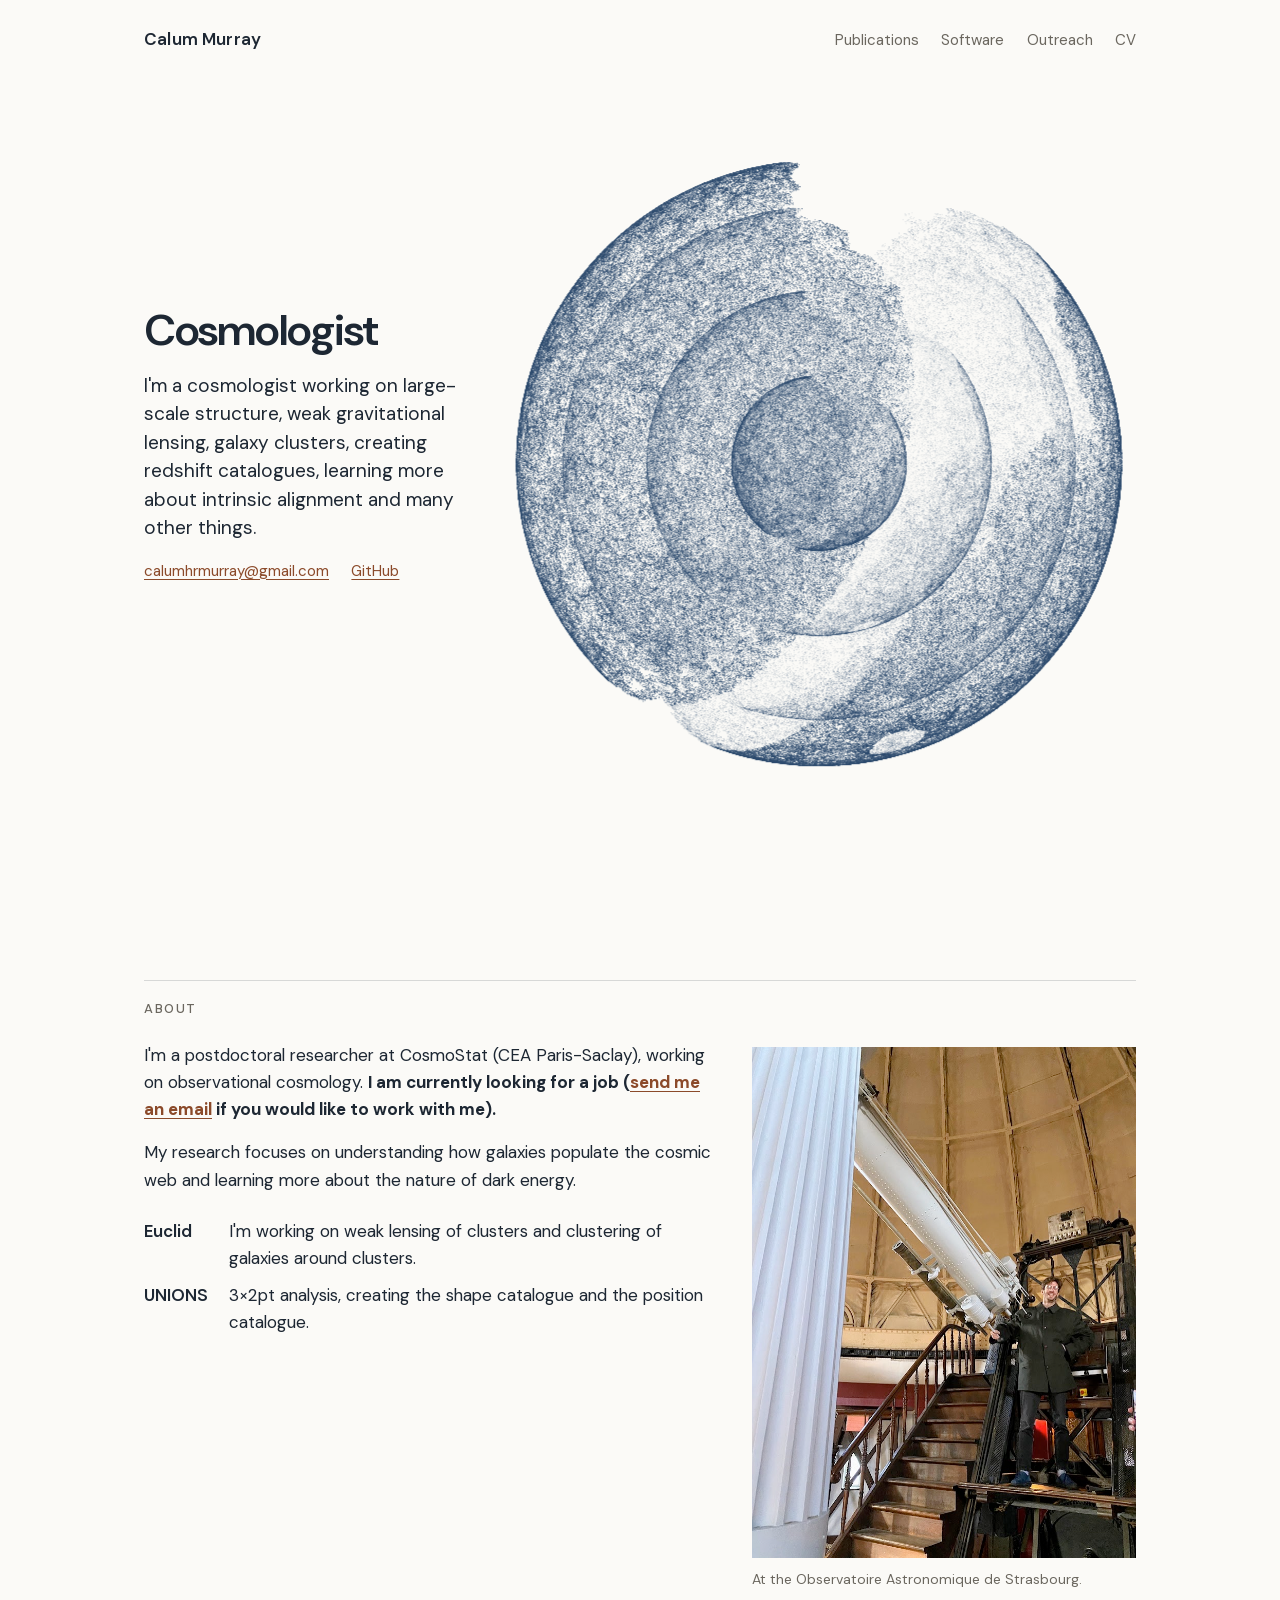
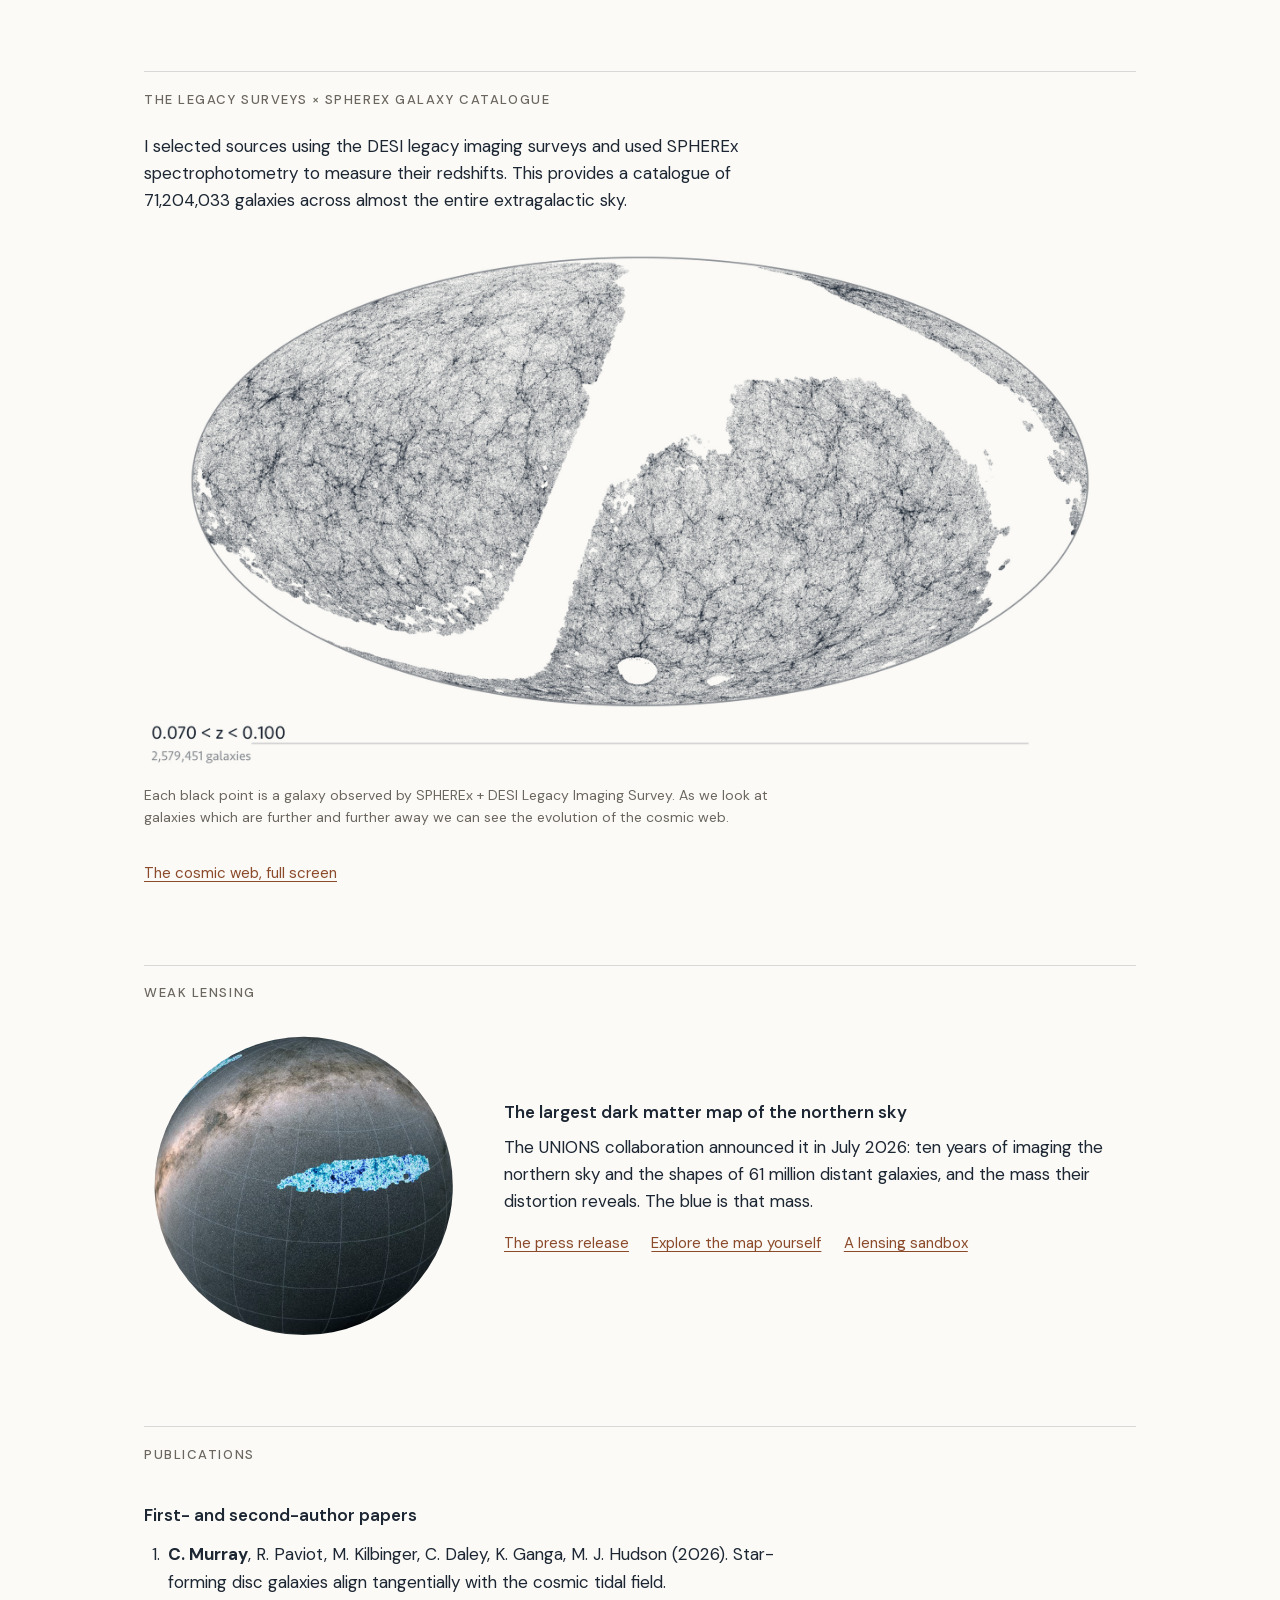
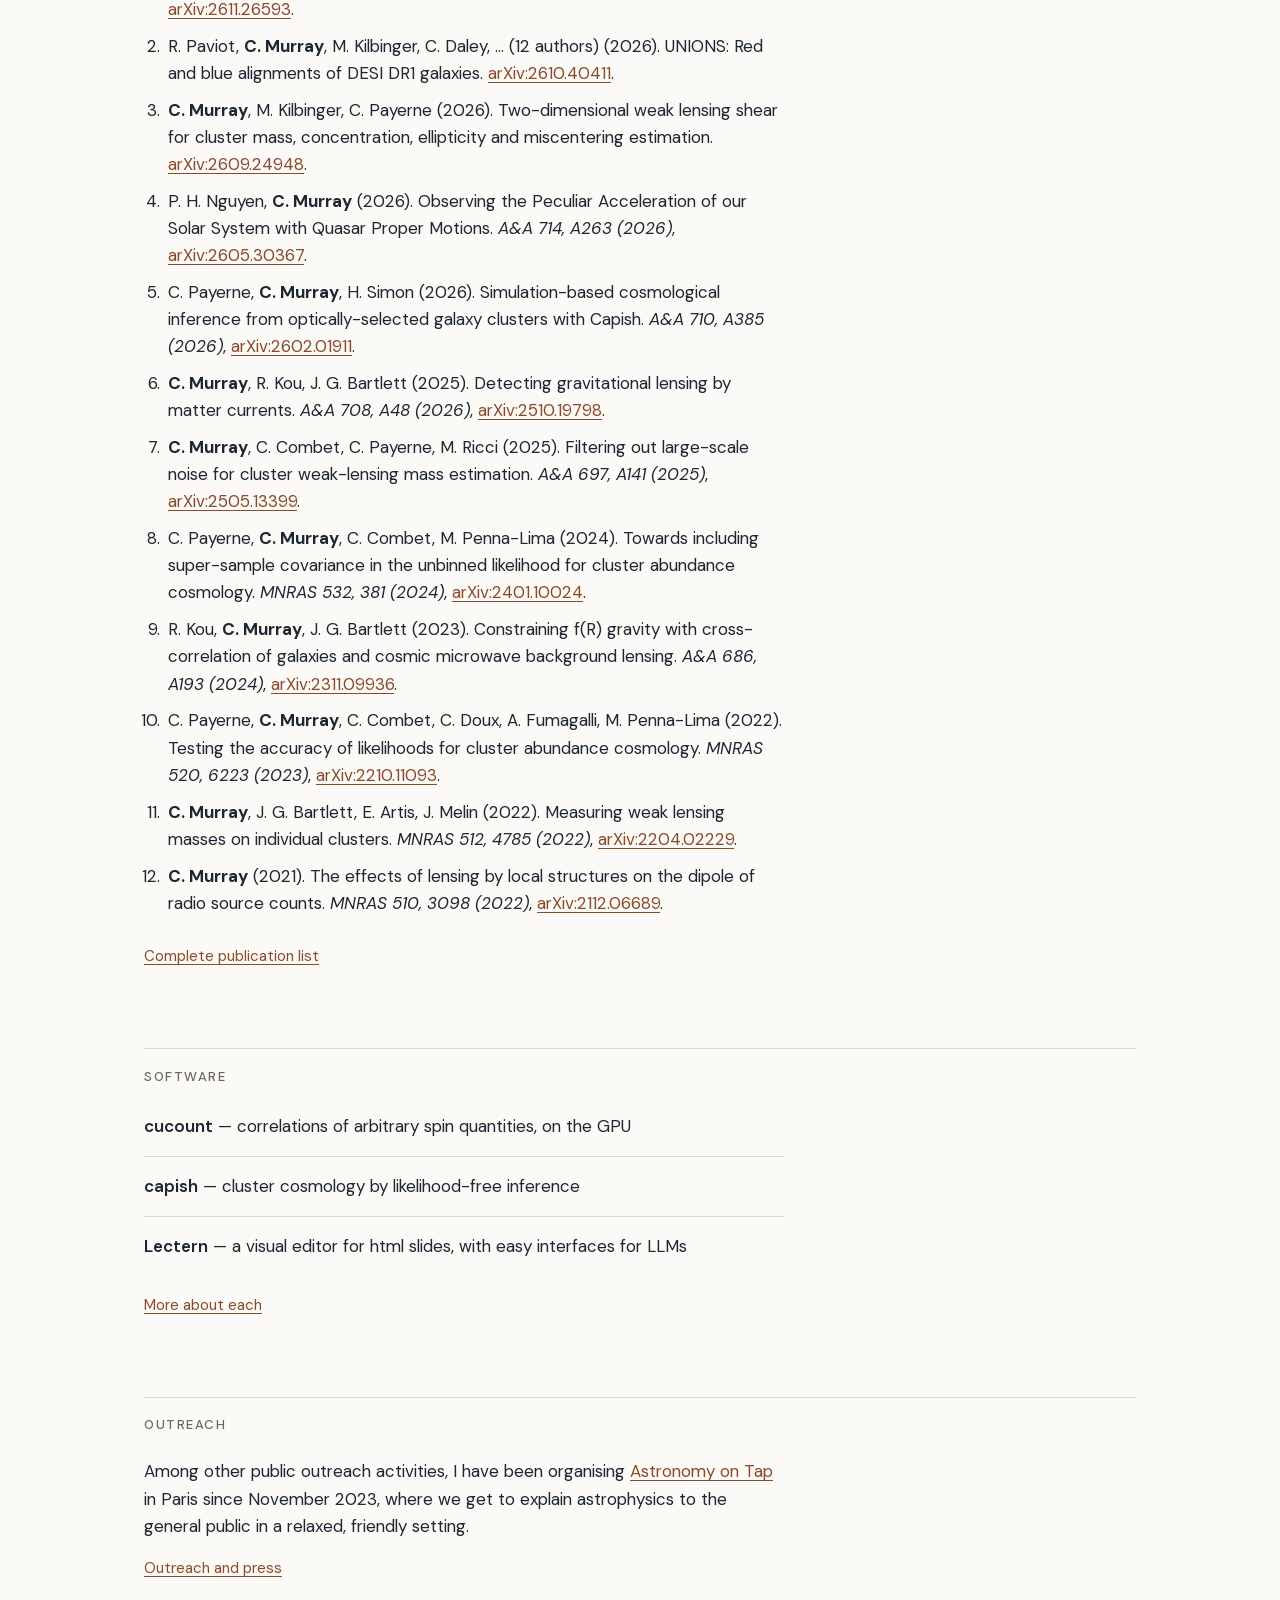
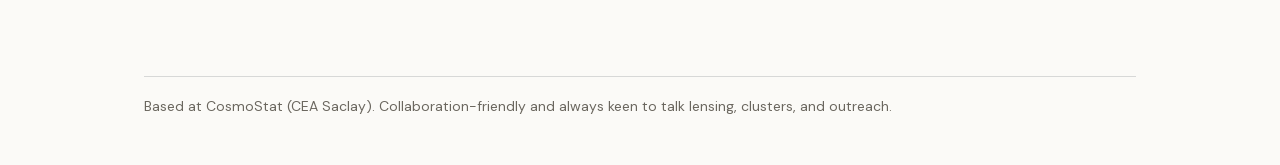
<file: index.html>
<!DOCTYPE html>
<html lang="en">
<head>
  <meta charset="UTF-8" />
  <meta name="viewport" content="width=device-width, initial-scale=1.0" />
  <title>Calum Murray | Cosmology, Weak Lensing &amp; Galaxy Clusters</title>
  <meta
    name="description"
    content="Calum Murray is a cosmologist at CosmoStat, CEA Saclay, working on weak gravitational lensing, galaxy clusters, intrinsic alignments, redshift catalogues with SPHEREx, Euclid, DESC and UNIONS."
  />
  <meta name="author" content="Calum Murray" />
  <meta name="robots" content="index, follow" />
  <link rel="canonical" href="https://calumhrmurray.github.io/" />
  <meta property="og:type" content="profile" />
  <meta property="og:site_name" content="Calum Murray" />
  <meta property="og:title" content="Calum Murray | Cosmology, Weak Lensing &amp; Galaxy Clusters" />
  <meta
    property="og:description"
    content="Cosmologist working on weak gravitational lensing, galaxy clusters, intrinsic alignments, redshift catalogues with SPHEREx, Euclid, DESC and UNIONS."
  />
  <meta property="og:url" content="https://calumhrmurray.github.io/" />
  <meta property="og:image" content="https://calumhrmurray.github.io/assets/spherex/allsky_redshift_loop_poster.jpg" />
  <meta name="twitter:card" content="summary_large_image" />
  <meta name="twitter:title" content="Calum Murray | Cosmology, Weak Lensing &amp; Galaxy Clusters" />
  <meta
    name="twitter:description"
    content="Cosmologist working on weak gravitational lensing, galaxy clusters, intrinsic alignments, redshift catalogues with SPHEREx, Euclid, DESC and UNIONS."
  />
  <meta name="twitter:image" content="https://calumhrmurray.github.io/assets/spherex/allsky_redshift_loop_poster.jpg" />
  <link rel="icon" href="favicon.svg" type="image/svg+xml" />
  <link rel="stylesheet" href="styles.css" />
  <script type="application/ld+json">
    {
      "@context": "https://schema.org",
      "@type": "Person",
      "name": "Calum Murray",
      "url": "https://calumhrmurray.github.io/",
      "jobTitle": "Cosmologist",
      "email": "mailto:calumhrmurray@gmail.com",
      "affiliation": {
        "@type": "Organization",
        "name": "CosmoStat, CEA Saclay",
        "url": "https://www.cosmostat.org/"
      },
      "description": "Calum Murray is a cosmologist working on weak gravitational lensing, galaxy clusters, intrinsic alignments and modified gravity.",
      "knowsAbout": [
        "Cosmology",
        "Weak gravitational lensing",
        "Galaxy clusters",
        "Intrinsic alignments",
        "Modified gravity",
        "Euclid",
        "LSST DESC",
        "UNIONS",
        "SPHEREx"
      ],
      "sameAs": [
        "https://www.cosmostat.org/people/calum-murray",
        "https://github.com/calumhrmurray"
      ]
    }
  </script>
</head>
<body>
  <div class="hero">
    <header class="top">
      <a class="name" href="index.html" aria-current="page">Calum Murray</a>
      <nav aria-label="Site">
        <a href="publications.html">Publications</a>
        <a href="software.html">Software</a>
        <a href="outreach.html">Outreach</a>
        <a href="cv.pdf">CV</a>
      </nav>
    </header>
    <figure class="onpaper shells">
      <img src="assets/spherex/shells_poster.jpg" width="1920" height="1080"
           alt="Nested shells of galaxies, one inside the other, turning slowly: the nearer galaxies at the centre, the more distant ones in the outer shells." />
      <canvas hidden role="img"
              aria-label="Nested shells of galaxies, one inside the other, turning slowly: the nearer galaxies at the centre, the more distant ones in the outer shells."></canvas>
    </figure>
    <div class="hero-body">
      <div>
        <h1>Cosmologist</h1>
        <p class="lede">I'm a cosmologist working on large-scale structure, weak gravitational lensing, galaxy clusters, creating redshift catalogues, learning more about intrinsic alignment and many other things.</p>
        <p class="links">
          <a href="mailto:calumhrmurray@gmail.com">calumhrmurray@gmail.com</a>
          <a href="https://github.com/calumhrmurray">GitHub</a>
        </p>
      </div>
    </div>
  </div>

  <main class="page">
    <h2 id="about">About</h2>
    <div class="beside">
      <div>
        <p>I'm a postdoctoral researcher at CosmoStat (CEA Paris-Saclay), working on observational cosmology. <strong>I am currently looking for a job (<a href="mailto:calumhrmurray@gmail.com">send me an email</a> if you would like to work with me).</strong></p>
        <p>My research focuses on understanding how galaxies populate the cosmic web and learning more about the nature of dark energy.</p>
        <dl class="roles">
          <dt>Euclid</dt>
          <dd>I'm working on weak lensing of clusters and clustering of galaxies around clusters.</dd>
          <dt>UNIONS</dt>
          <dd>3×2pt analysis, creating the shape catalogue and the position catalogue.</dd>
        </dl>
      </div>
      <figure>
        <img src="assets/calum_strasbourg.jpg" width="747" height="995" loading="lazy"
             alt="Standing beside a historic telescope inside an observatory dome." />
        <figcaption>At the Observatoire Astronomique de Strasbourg.</figcaption>
      </figure>
    </div>

    <h2 id="spherex">The Legacy Surveys × SPHEREx Galaxy Catalogue</h2>
    <p>I selected sources using the DESI legacy imaging surveys and used SPHEREx spectrophotometry to measure their redshifts. This provides a catalogue of 71,204,033 galaxies across almost the entire extragalactic sky.</p>
    <figure class="onpaper tight">
      <div class="ink"><video muted loop playsinline preload="none" width="2256" height="1200"
             poster="assets/spherex/allsky_redshift_loop_poster.jpg"
             aria-label="A Mollweide map of the whole sky, filled with galaxies from the SPHEREx catalogue. As redshift increases from 0.07 to 0.25 and back, the pattern of filaments and voids drifts and changes.">
        <source src="assets/spherex/allsky_redshift_loop.mp4" type="video/mp4" />
      </video></div>
      <figcaption>Each black point is a galaxy observed by SPHEREx + DESI Legacy Imaging Survey. As we look at galaxies which are further and further away we can see the evolution of the cosmic web.</figcaption>
    </figure>
    <p class="links"><a href="spherex-sky.html">The cosmic web, full screen</a></p>

    <h2 id="lensing">Weak lensing</h2>
    <div class="pair">
      <figure class="globe">
        <video muted loop playsinline preload="none" width="900" height="900"
               poster="assets/unions/unions_globe_poster.jpg"
               aria-label="A rotating globe of the sky. The UNIONS survey footprint glows blue where weak gravitational lensing traces the mass between us and distant galaxies.">
          <source src="assets/unions/unions_globe.mp4" type="video/mp4" />
        </video>
      </figure>
      <div>
        <h3>The largest dark matter map of the northern sky</h3>
        <p>The UNIONS collaboration announced it in July 2026: ten years of imaging the northern sky and the shapes of 61 million distant galaxies, and the mass their distortion reveals. The blue is that mass.</p>
        <p class="links">
          <a href="press-releases.html">The press release</a>
          <a href="unions_map.html">Explore the map yourself</a>
          <a href="weak_lens.html">A lensing sandbox</a>
        </p>
      </div>
    </div>

    <h2 id="publications">Publications</h2>
    <div class="text">
      <h3>First- and second-author papers</h3>
      <ol class="refs" start="1">
        <li><strong>C. Murray</strong>, R. Paviot, M. Kilbinger, C. Daley, K. Ganga, M. J. Hudson (2026). Star-forming disc galaxies align tangentially with the cosmic tidal field. <a href="https://arxiv.org/abs/2611.26593">arXiv:2611.26593</a>.</li>
        <li>R. Paviot, <strong>C. Murray</strong>, M. Kilbinger, C. Daley, … (12 authors) (2026). UNIONS: Red and blue alignments of DESI DR1 galaxies. <a href="https://arxiv.org/abs/2610.40411">arXiv:2610.40411</a>.</li>
        <li><strong>C. Murray</strong>, M. Kilbinger, C. Payerne (2026). Two-dimensional weak lensing shear for cluster mass, concentration, ellipticity and miscentering estimation. <a href="https://arxiv.org/abs/2609.24948">arXiv:2609.24948</a>.</li>
        <li>P. H. Nguyen, <strong>C. Murray</strong> (2026). Observing the Peculiar Acceleration of our Solar System with Quasar Proper Motions. <em>A&amp;A 714, A263 (2026)</em>, <a href="https://arxiv.org/abs/2605.30367">arXiv:2605.30367</a>.</li>
        <li>C. Payerne, <strong>C. Murray</strong>, H. Simon (2026). Simulation-based cosmological inference from optically-selected galaxy clusters with Capish. <em>A&amp;A 710, A385 (2026)</em>, <a href="https://arxiv.org/abs/2602.01911">arXiv:2602.01911</a>.</li>
        <li><strong>C. Murray</strong>, R. Kou, J. G. Bartlett (2025). Detecting gravitational lensing by matter currents. <em>A&amp;A 708, A48 (2026)</em>, <a href="https://arxiv.org/abs/2510.19798">arXiv:2510.19798</a>.</li>
        <li><strong>C. Murray</strong>, C. Combet, C. Payerne, M. Ricci (2025). Filtering out large-scale noise for cluster weak-lensing mass estimation. <em>A&amp;A 697, A141 (2025)</em>, <a href="https://arxiv.org/abs/2505.13399">arXiv:2505.13399</a>.</li>
        <li>C. Payerne, <strong>C. Murray</strong>, C. Combet, M. Penna-Lima (2024). Towards including super-sample covariance in the unbinned likelihood for cluster abundance cosmology. <em>MNRAS 532, 381 (2024)</em>, <a href="https://arxiv.org/abs/2401.10024">arXiv:2401.10024</a>.</li>
        <li>R. Kou, <strong>C. Murray</strong>, J. G. Bartlett (2023). Constraining f(R) gravity with cross-correlation of galaxies and cosmic microwave background lensing. <em>A&amp;A 686, A193 (2024)</em>, <a href="https://arxiv.org/abs/2311.09936">arXiv:2311.09936</a>.</li>
        <li>C. Payerne, <strong>C. Murray</strong>, C. Combet, C. Doux, A. Fumagalli, M. Penna-Lima (2022). Testing the accuracy of likelihoods for cluster abundance cosmology. <em>MNRAS 520, 6223 (2023)</em>, <a href="https://arxiv.org/abs/2210.11093">arXiv:2210.11093</a>.</li>
        <li><strong>C. Murray</strong>, J. G. Bartlett, E. Artis, J. Melin (2022). Measuring weak lensing masses on individual clusters. <em>MNRAS 512, 4785 (2022)</em>, <a href="https://arxiv.org/abs/2204.02229">arXiv:2204.02229</a>.</li>
        <li><strong>C. Murray</strong> (2021). The effects of lensing by local structures on the dipole of radio source counts. <em>MNRAS 510, 3098 (2022)</em>, <a href="https://arxiv.org/abs/2112.06689">arXiv:2112.06689</a>.</li>
      </ol>
      <p class="links" style="margin-top:1.4rem"><a href="publications.html">Complete publication list</a></p>
    </div>

    <h2 id="software">Software</h2>
    <ul class="entries">
      <li><strong>cucount</strong> — correlations of arbitrary spin quantities, on the GPU</li>
      <li><strong>capish</strong> — cluster cosmology by likelihood-free inference</li>
      <li><strong>Lectern</strong> — a visual editor for html slides, with easy interfaces for LLMs</li>
    </ul>
    <p class="links" style="margin-top:1rem"><a href="software.html">More about each</a></p>

    <h2 id="outreach">Outreach</h2>
    <p>Among other public outreach activities, I have been organising <a href="https://astronomyontap.org/">Astronomy on Tap</a> in Paris since November 2023, where we get to explain astrophysics to the general public in a relaxed, friendly setting.</p>
    <p class="links"><a href="outreach.html">Outreach and press</a></p>
  </main>

  <footer>
    <p>Based at CosmoStat (CEA Saclay). Collaboration-friendly and always keen to talk lensing, clusters, and outreach.</p>
  </footer>

  <div id="lb" hidden role="dialog" aria-modal="true" aria-label="Enlarged figure"><button aria-label="Close">×</button><p></p></div>
  <script src="site.js"></script>
  <script src="shells.js"></script>
</body>
</html>
</file>
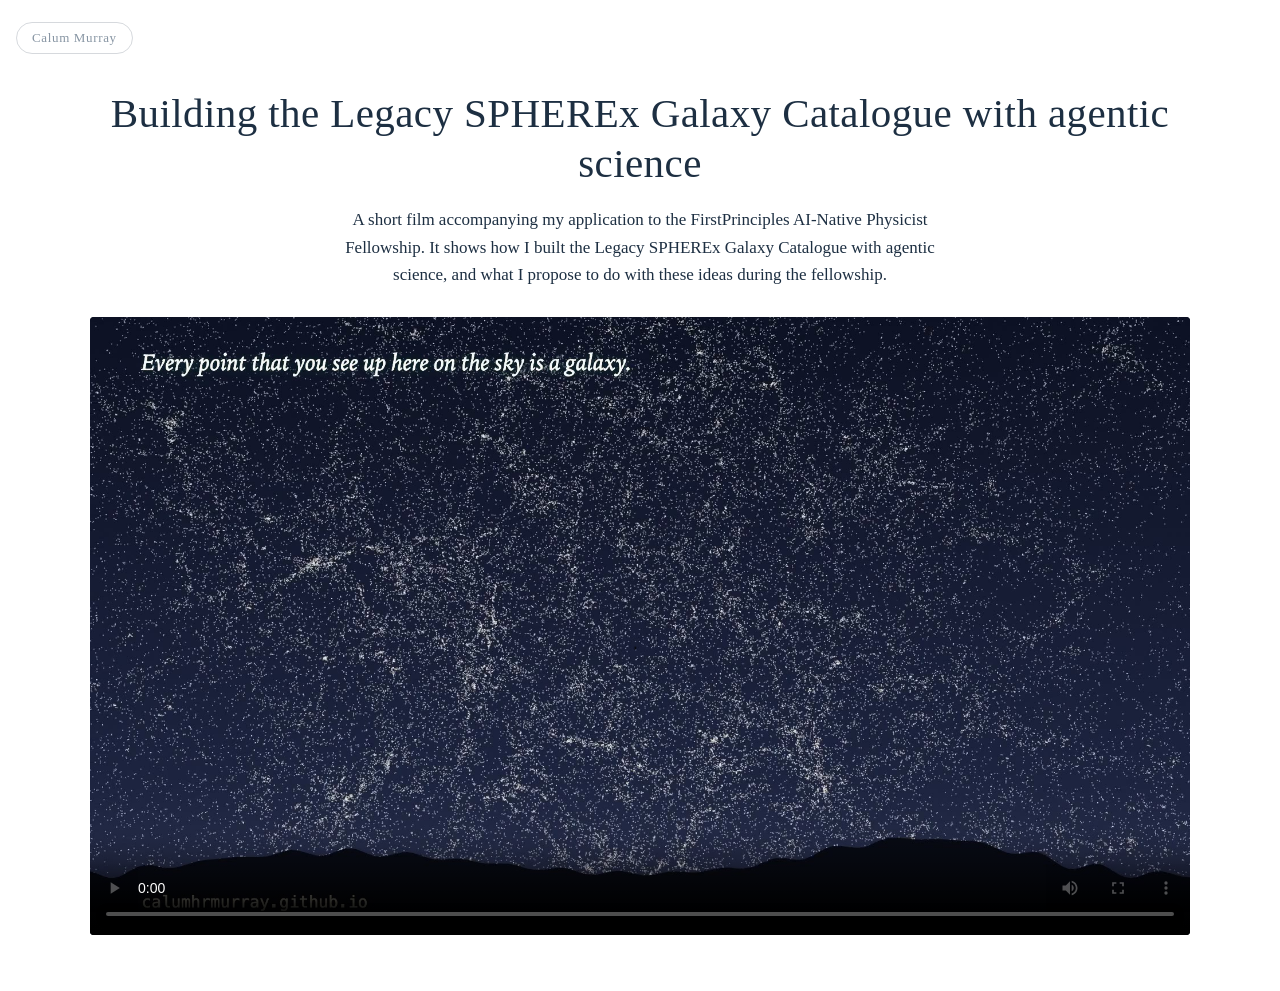
<file: agentic-science.html>
<!DOCTYPE html>
<html lang="en">
<head>
<meta charset="UTF-8" />
<meta name="viewport" content="width=device-width, initial-scale=1.0" />
<title>Agentic science | Calum Murray</title>
<!-- Unlisted: shared by direct link only, not from the nav or the sitemap. -->
<meta name="robots" content="noindex, nofollow" />
<meta name="author" content="Calum Murray" />
<link rel="icon" href="favicon.svg" type="image/svg+xml" />
<style>
  :root {
    --ink: #1d2f42;
    --wind: #2e5c88;
    --quiet: #8795a3;
    --line: rgba(29, 47, 66, 0.18);
  }

  * { box-sizing: border-box; }

  body {
    margin: 0;
    min-height: 100vh;
    background: #ffffff;
    color: var(--ink);
    font-family: "Palatino", "Palatino Linotype", "Book Antiqua", Georgia, serif;
    display: flex;
    flex-direction: column;
    align-items: center;
    padding: 0 16px 56px;
  }

  .home {
    align-self: flex-start;
    margin: 22px 0 0;
    color: var(--quiet);
    text-decoration: none;
    border: 1px solid var(--line);
    border-radius: 999px;
    padding: 7px 15px;
    font-size: 13px;
    letter-spacing: 0.05em;
    transition: color 0.2s, border-color 0.2s;
  }

  .home:hover { color: var(--wind); border-color: var(--wind); }

  main {
    width: 100%;
    max-width: 1100px;
    text-align: center;
    margin-top: 34px;
  }

  h1 {
    margin: 0 auto;
    font-weight: 400;
    font-size: clamp(27px, 4.6vw, 41px);
    line-height: 1.22;
    letter-spacing: 0.01em;
  }

  .intro {
    margin: 18px auto 0;
    max-width: 620px;
    font-size: 17px;
    line-height: 1.62;
    color: var(--ink);
  }

  video {
    display: block;
    width: 100%;
    height: auto;
    aspect-ratio: 16 / 9;
    margin: 28px auto 0;
    background: #0b1420;
    border-radius: 4px;
  }
</style>
</head>
<body>
  <a class="home" href="index.html">Calum Murray</a>
  <main>
    <h1>Building the Legacy SPHEREx Galaxy Catalogue with agentic science</h1>
    <p class="intro">A short film accompanying my application to the FirstPrinciples AI-Native Physicist Fellowship. It shows how I built the Legacy SPHEREx Galaxy Catalogue with agentic science, and what I propose to do with these ideas during the fellowship.</p>
    <video controls playsinline preload="metadata" poster="assets/film/agentic_science.jpg">
      <source src="assets/film/agentic_science.mp4" type="video/mp4" />
    </video>
  </main>
</body>
</html>
</file>
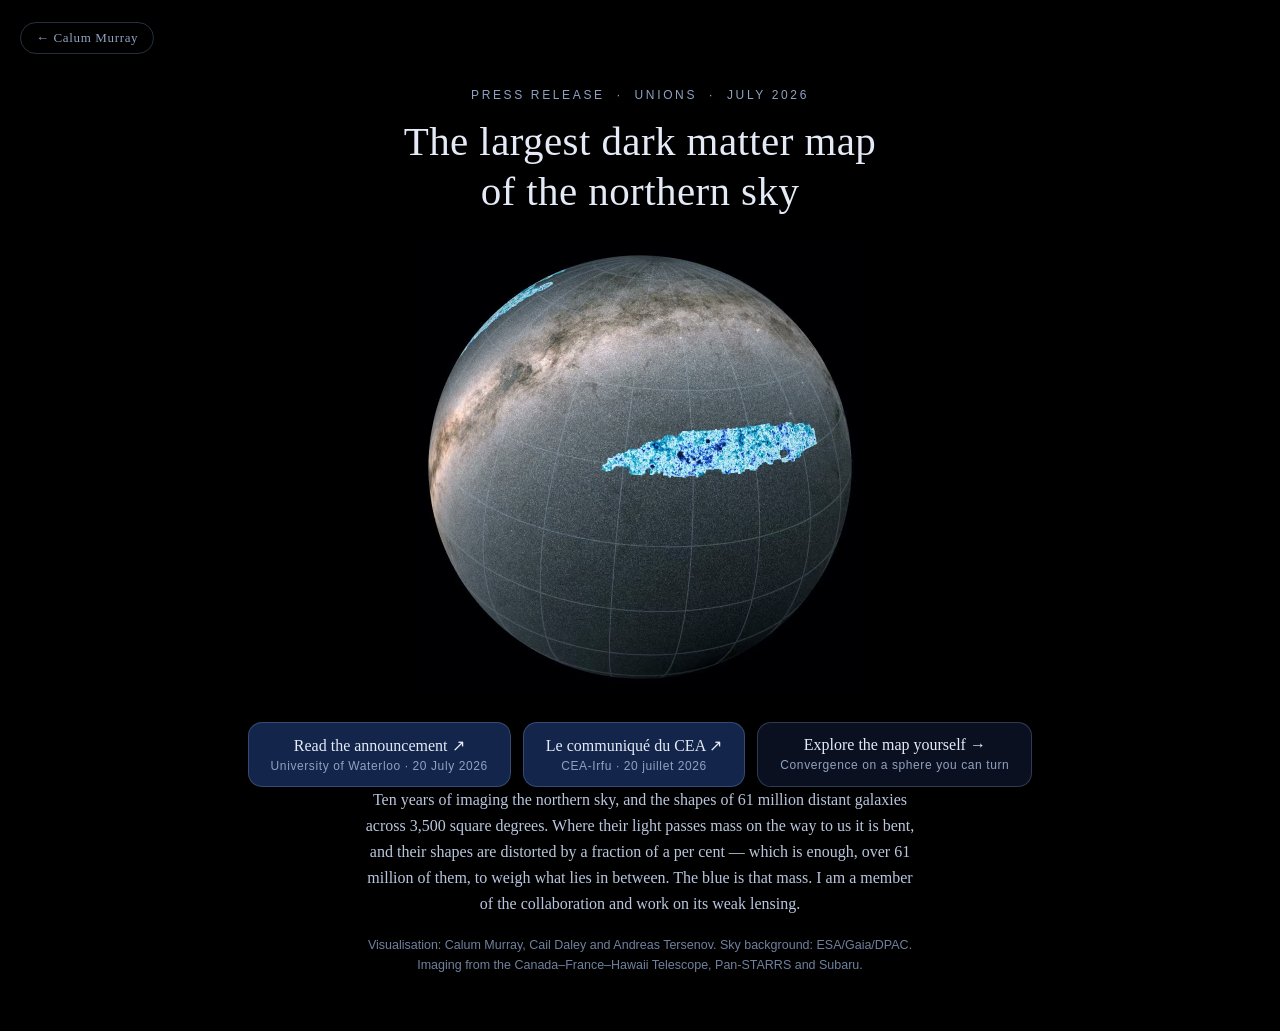
<file: press-releases.html>
<!DOCTYPE html>
<html lang="en">
<head>
<meta charset="UTF-8" />
<meta name="viewport" content="width=device-width, initial-scale=1.0" />
<title>Press releases | Calum Murray</title>
<meta name="description" content="The UNIONS collaboration's map of dark matter in the northern sky, from ten years of imaging and 61 million galaxy shapes, with a link to the July 2026 announcement." />
<meta name="author" content="Calum Murray" />
<meta name="robots" content="index, follow" />
<link rel="canonical" href="https://calumhrmurray.github.io/press-releases.html" />
<link rel="icon" href="favicon.svg" type="image/svg+xml" />
<meta property="og:type" content="website" />
<meta property="og:site_name" content="Calum Murray" />
<meta property="og:title" content="The UNIONS Dark Matter Map" />
<meta property="og:description" content="Ten years of the northern sky, 61 million galaxy shapes, and the mass they reveal." />
<meta property="og:url" content="https://calumhrmurray.github.io/press-releases.html" />
<meta property="og:image" content="https://calumhrmurray.github.io/assets/unions/unions_globe_poster.jpg" />
<meta name="twitter:card" content="summary_large_image" />
<meta name="twitter:title" content="The UNIONS Dark Matter Map" />
<meta name="twitter:description" content="Ten years of the northern sky, 61 million galaxy shapes, and the mass they reveal." />
<meta name="twitter:image" content="https://calumhrmurray.github.io/assets/unions/unions_globe_poster.jpg" />
<style>
  :root {
    --ink: #e4eaf6;
    --dim: #8fa2c0;
    --accent: #9cc2f0;
    --line: rgba(150, 180, 230, 0.26);
  }

  * { box-sizing: border-box; }

  body {
    margin: 0;
    min-height: 100vh;
    background: #000000;
    color: var(--ink);
    font-family: "Palatino", "Palatino Linotype", "Book Antiqua", Georgia, serif;
    display: flex;
    flex-direction: column;
    align-items: center;
    padding: 0 20px 56px;
  }

  .home {
    align-self: flex-start;
    margin: 22px 0 0;
    color: var(--dim);
    text-decoration: none;
    border: 1px solid var(--line);
    border-radius: 999px;
    padding: 7px 15px;
    font-size: 13px;
    letter-spacing: 0.05em;
    transition: color 0.2s, border-color 0.2s, background 0.2s;
  }

  .home:hover { color: #fff; border-color: rgba(160, 200, 255, 0.6); background: rgba(40, 70, 130, 0.35); }

  main {
    width: 100%;
    max-width: 920px;
    text-align: center;
    margin-top: 34px;
  }

  .eyebrow {
    margin: 0 0 14px;
    font-size: 12px;
    letter-spacing: 0.22em;
    text-transform: uppercase;
    color: var(--dim);
    font-family: "Helvetica Neue", Helvetica, Arial, sans-serif;
  }

  h1 {
    margin: 0 auto;
    max-width: 14em;
    font-weight: 400;
    font-size: clamp(27px, 4.6vw, 41px);
    line-height: 1.22;
    letter-spacing: 0.01em;
  }

  .globe {
    display: block;
    width: 100%;
    max-width: min(480px, 50vh);
    margin: 26px auto 8px;
    /* The animation is a globe on black: no frame, let it sit in the page. */
  }

  .caption {
    margin: 0 auto;
    max-width: 560px;
    font-size: 16px;
    line-height: 1.62;
    color: #b9c6dd;
  }

  .credit {
    margin: 18px auto 0;
    max-width: 560px;
    font-size: 12.5px;
    line-height: 1.6;
    color: #6f819e;
    font-family: "Helvetica Neue", Helvetica, Arial, sans-serif;
  }

  .links {
    max-width: 880px;
    margin-left: auto;
    margin-right: auto;
    display: flex;
    flex-wrap: wrap;
    justify-content: center;
    gap: 12px;
    margin-top: 30px;
  }

  .pill {
    display: block;
    text-decoration: none;
    border: 1px solid var(--line);
    border-radius: 14px;
    padding: 13px 22px;
    color: var(--ink);
    background: rgba(18, 28, 54, 0.6);
    transition: border-color 0.2s, background 0.2s, transform 0.2s;
  }

  .pill:hover {
    border-color: rgba(160, 200, 255, 0.65);
    background: rgba(32, 56, 110, 0.75);
    transform: translateY(-1px);
  }

  .pill.primary { background: rgba(28, 54, 108, 0.7); }

  .pill .where {
    display: block;
    margin-top: 4px;
    font-size: 12px;
    letter-spacing: 0.05em;
    color: var(--dim);
    font-family: "Helvetica Neue", Helvetica, Arial, sans-serif;
  }

  @media (prefers-reduced-motion: reduce) {
    .pill:hover { transform: none; }
  }
</style>
</head>
<body>
<a class="home" href="index.html">&#8592; Calum Murray</a>

<main>
  <p class="eyebrow">Press release &nbsp;&middot;&nbsp; UNIONS &nbsp;&middot;&nbsp; July 2026</p>
  <h1>The largest dark matter map<br />of the northern sky</h1>

  <video class="globe" autoplay muted loop playsinline preload="metadata"
         poster="assets/unions/unions_globe_poster.jpg"
         aria-label="A rotating globe of the sky. The UNIONS survey footprint glows blue where weak gravitational lensing traces the mass between us and distant galaxies.">
    <source src="assets/unions/unions_globe.mp4" type="video/mp4" />
    <img src="assets/unions/unions_globe_poster.jpg" alt="The sky as a globe, with the UNIONS survey footprint picked out in blue." />
  </video>

  <div class="links">
    <a class="pill primary" href="https://uwaterloo.ca/news/decade-cosmic-discovery" target="_blank" rel="noopener">
      Read the announcement &#8599;
      <span class="where">University of Waterloo &middot; 20 July 2026</span>
    </a>
    <a class="pill primary" href="https://irfu.cea.fr/Phocea/Vie_des_labos/Ast/ast.php?t=fait_marquant&amp;id_ast=5498" target="_blank" rel="noopener">
      Le communiqu&eacute; du CEA &#8599;
      <span class="where">CEA-Irfu &middot; 20 juillet 2026</span>
    </a>
    <a class="pill" href="unions_map.html">
      Explore the map yourself &#8594;
      <span class="where">Convergence on a sphere you can turn</span>
    </a>
  </div>

  <p class="caption">Ten years of imaging the northern sky, and the shapes of 61 million distant
  galaxies across 3,500 square degrees. Where their light passes mass on the way to us it is bent,
  and their shapes are distorted by a fraction of a per cent &mdash; which is enough, over 61 million
  of them, to weigh what lies in between. The blue is that mass. I am a member of the collaboration
  and work on its weak lensing.</p>

  <p class="credit">Visualisation: Calum Murray, Cail Daley and Andreas Tersenov.
  Sky background: ESA/Gaia/DPAC. Imaging from the Canada&ndash;France&ndash;Hawaii Telescope,
  Pan-STARRS and Subaru.</p>
</main>
</body>
</html>
</file>
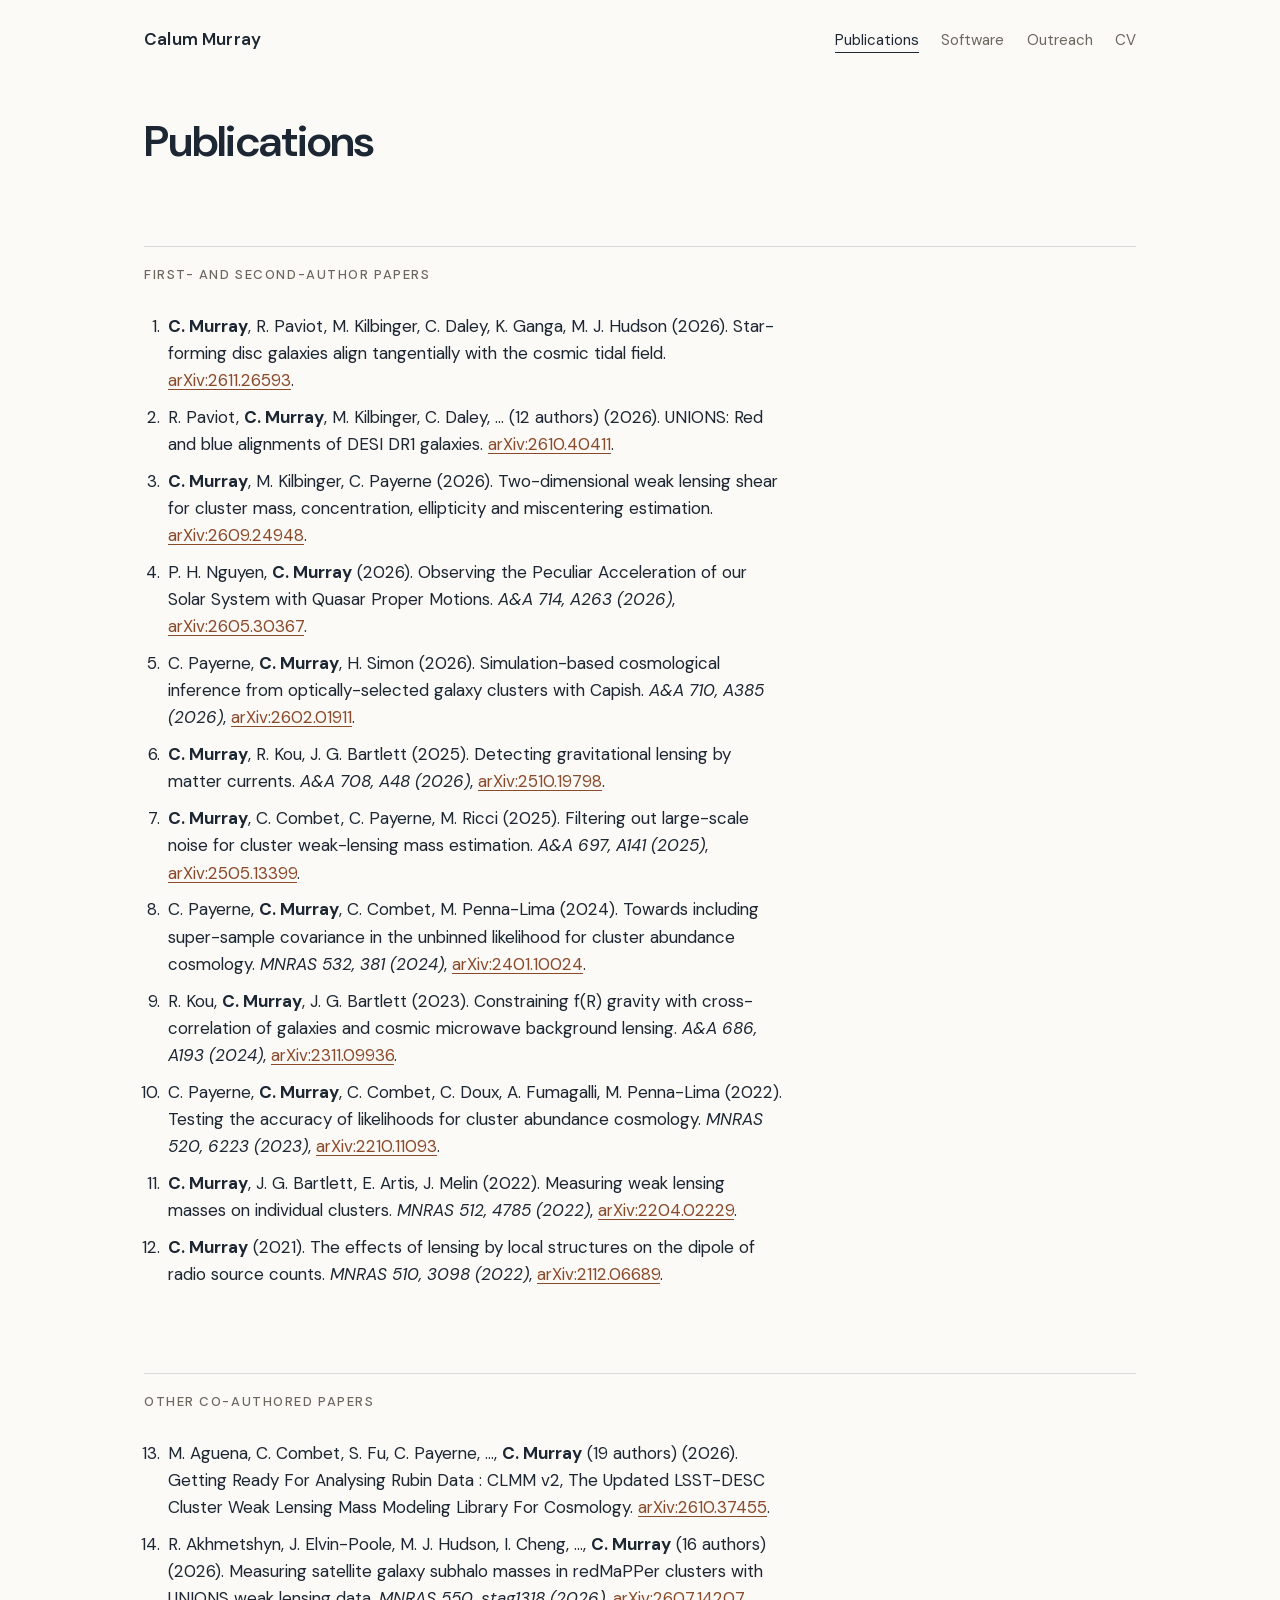
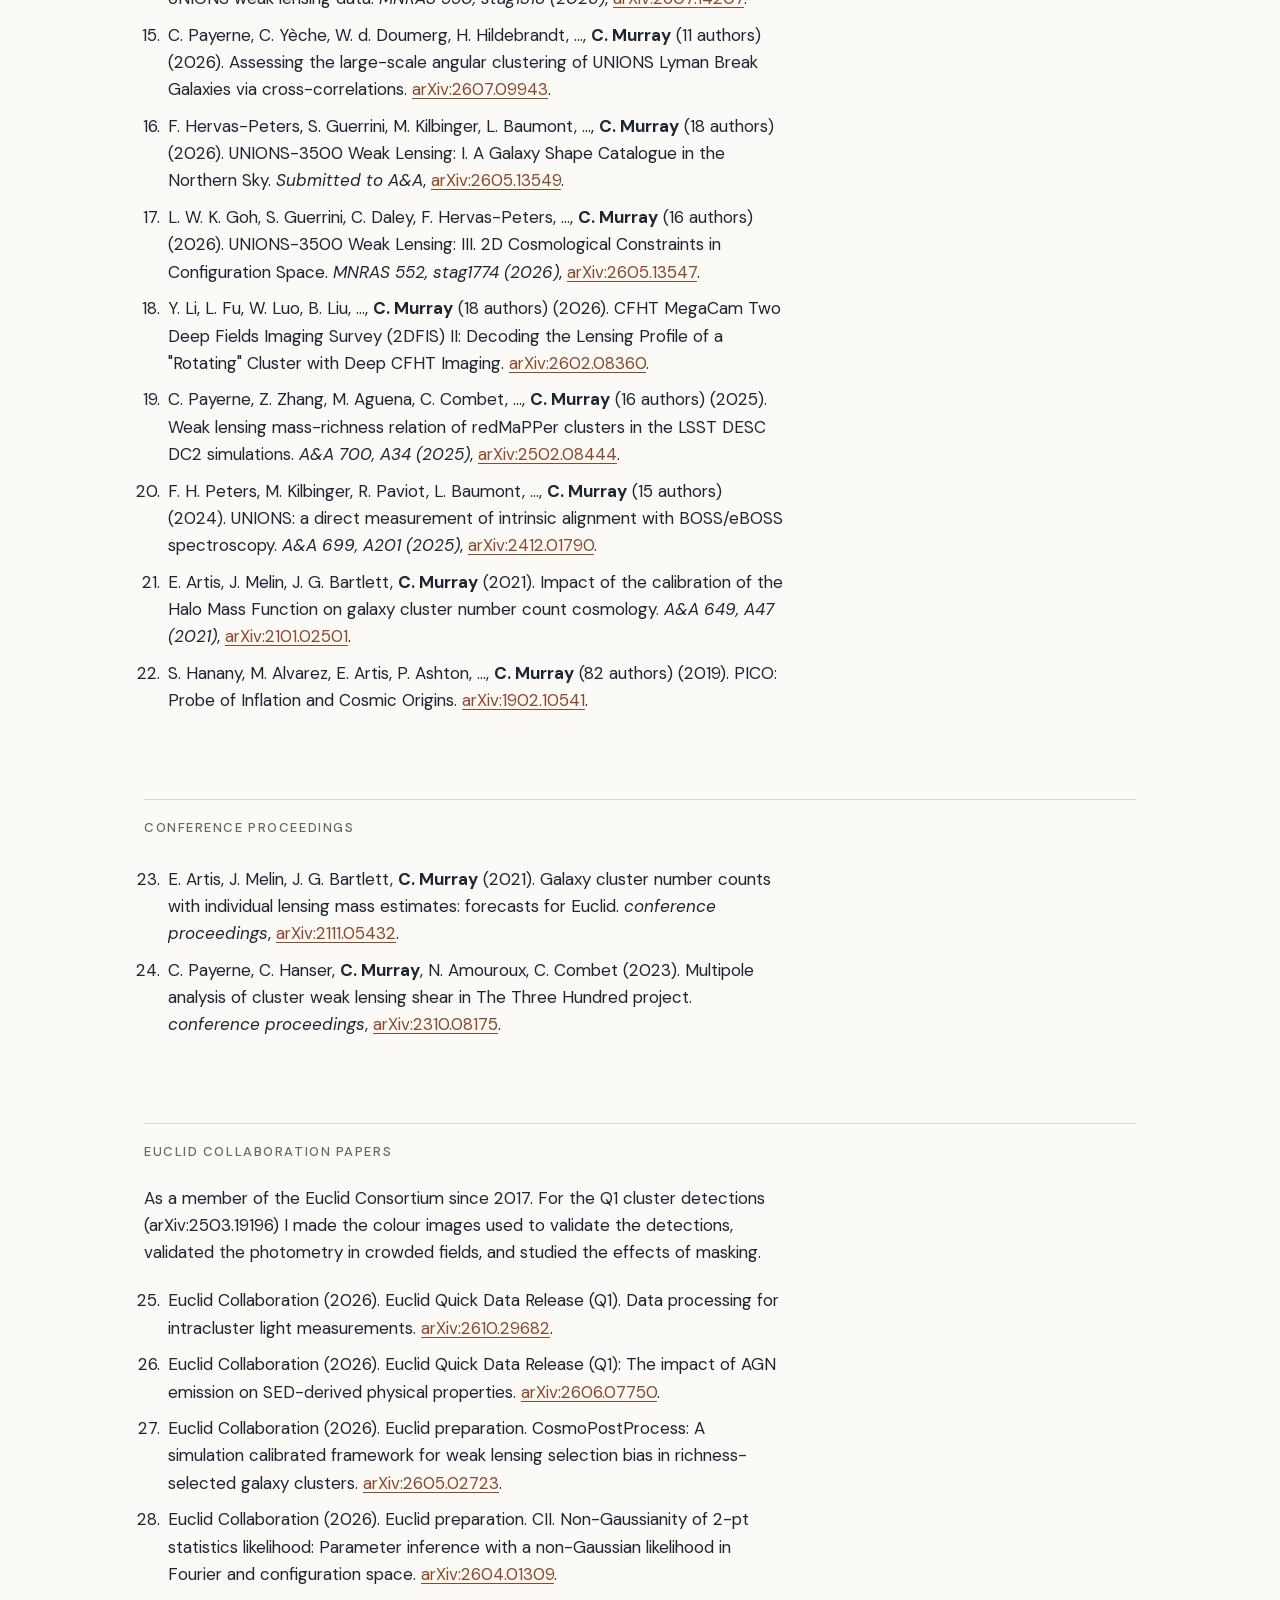
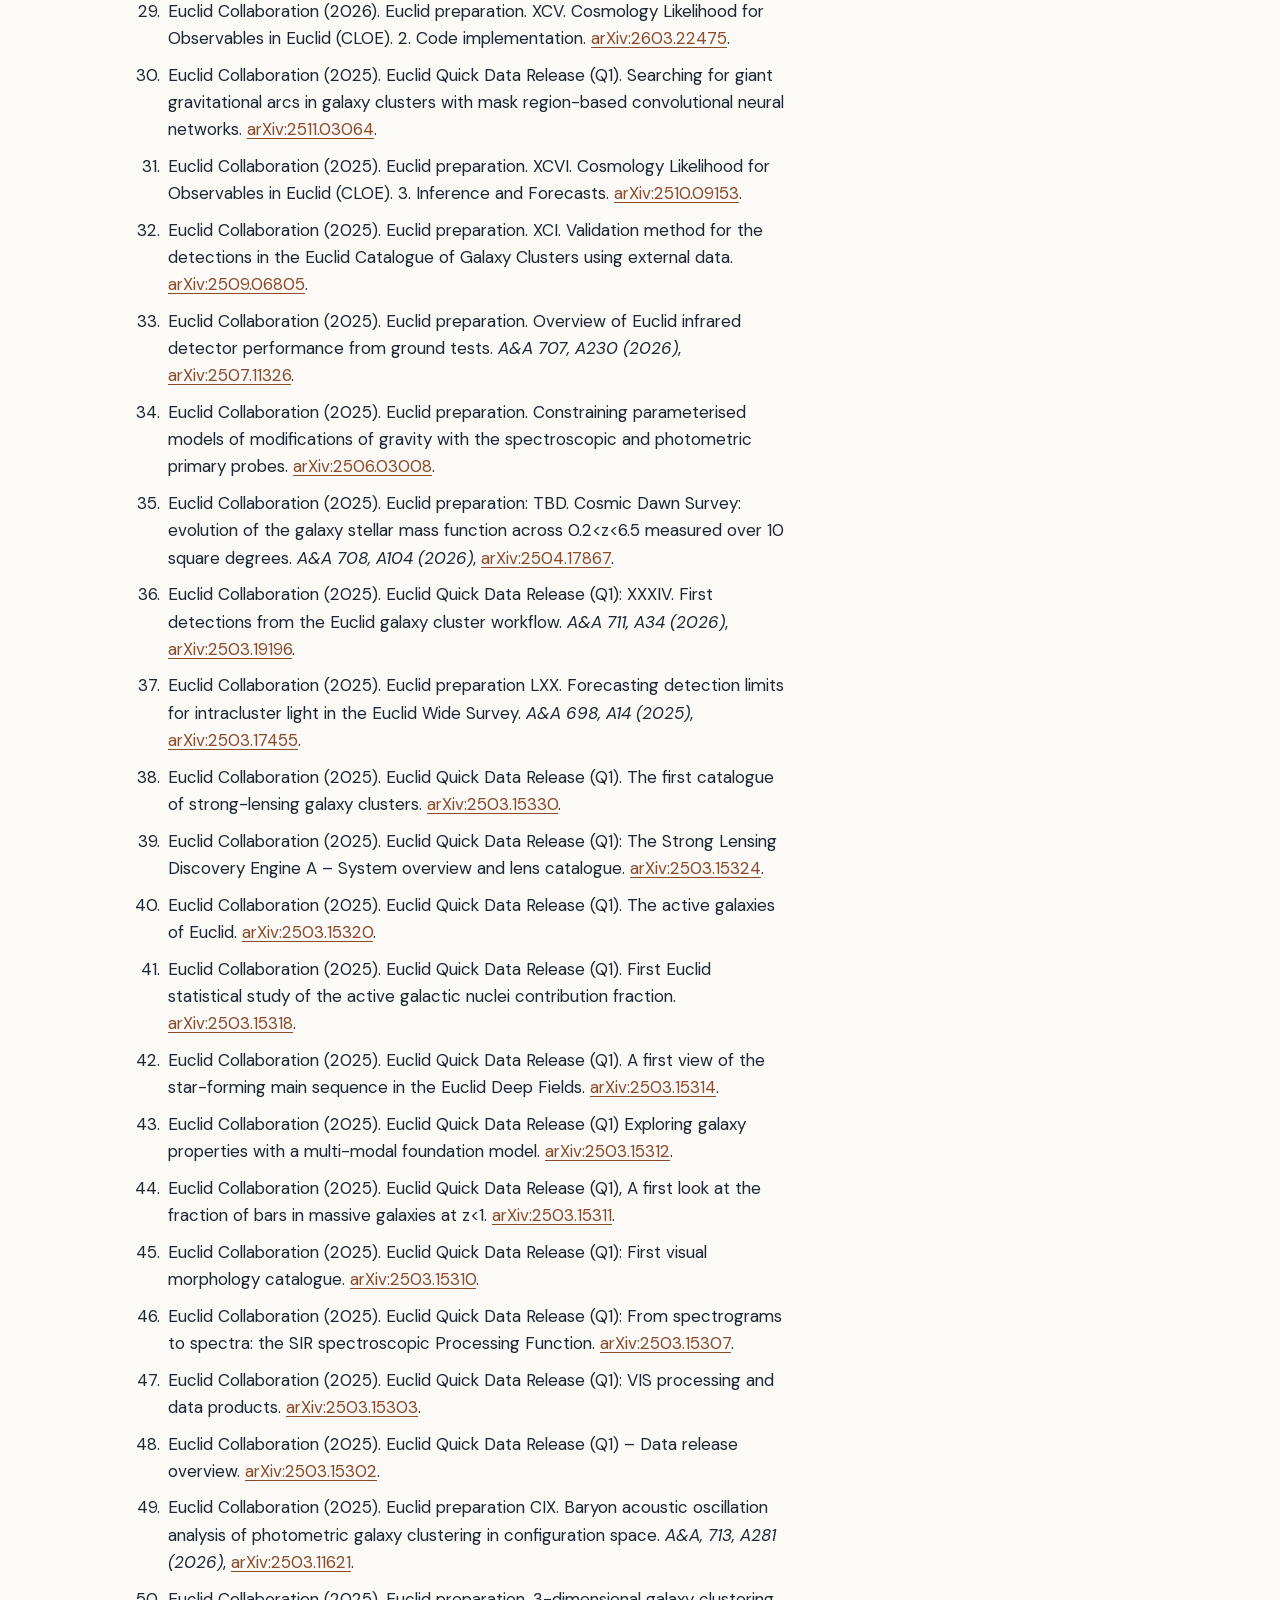
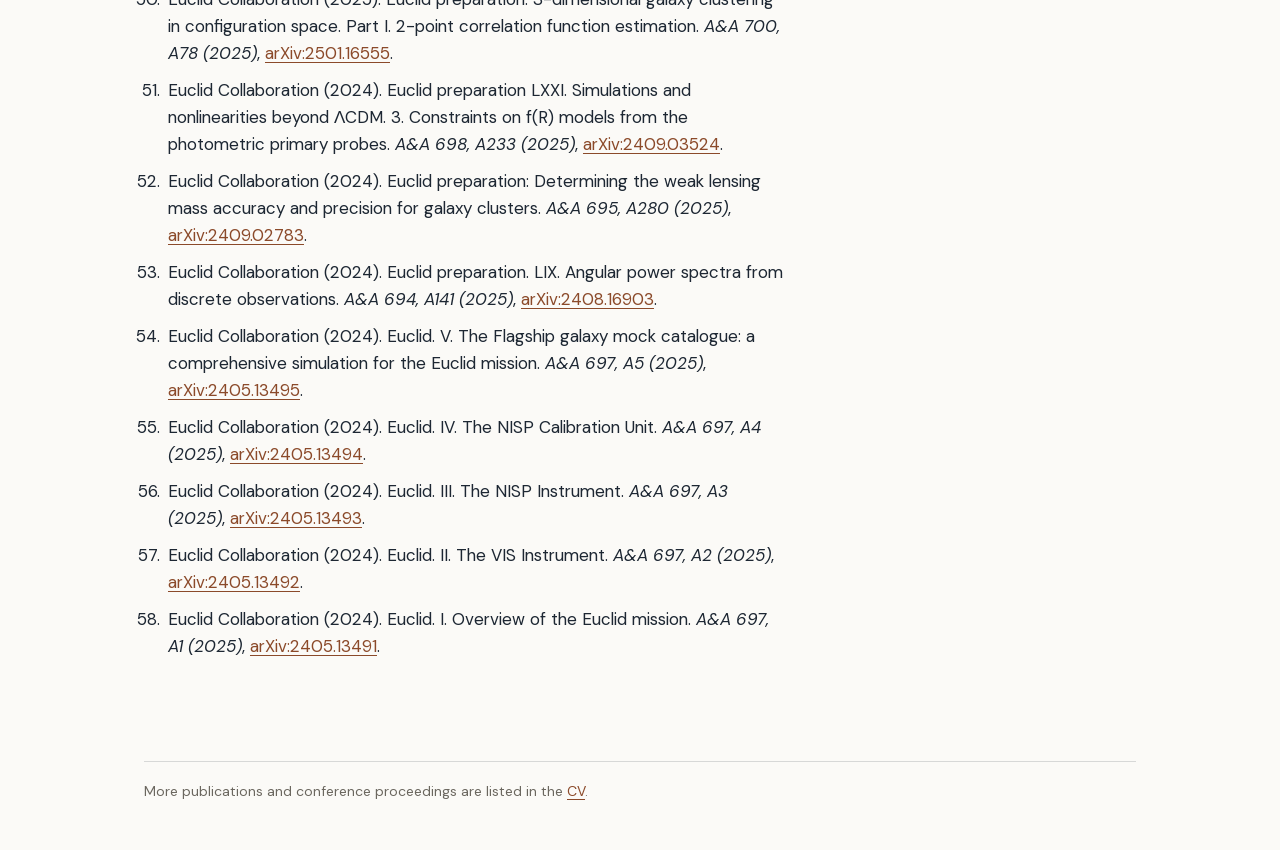
<file: publications.html>
<!DOCTYPE html>
<html lang="en">
<head>
  <meta charset="UTF-8" />
  <meta name="viewport" content="width=device-width, initial-scale=1.0" />
  <title>Calum Murray | Publications</title>
  <meta
    name="description"
    content="Publications by Calum Murray on weak gravitational lensing, galaxy cluster cosmology, modified gravity and large-scale structure."
  />
  <meta name="author" content="Calum Murray" />
  <meta name="robots" content="index, follow" />
  <link rel="canonical" href="https://calumhrmurray.github.io/publications.html" />
  <meta property="og:type" content="website" />
  <meta property="og:site_name" content="Calum Murray" />
  <meta property="og:title" content="Calum Murray | Publications" />
  <meta
    property="og:description"
    content="Cosmology publications by Calum Murray, including weak lensing, galaxy clusters and large-scale structure."
  />
  <meta property="og:url" content="https://calumhrmurray.github.io/publications.html" />
  <meta name="twitter:card" content="summary" />
  <meta name="twitter:title" content="Calum Murray | Publications" />
  <meta
    name="twitter:description"
    content="Cosmology publications by Calum Murray, including weak lensing, galaxy clusters and large-scale structure."
  />
  <link rel="icon" href="favicon.svg" type="image/svg+xml" />
  <link rel="stylesheet" href="styles.css" />
</head>
<body>
  <header class="top">
    <a class="name" href="index.html">Calum Murray</a>
    <nav aria-label="Site">
      <a href="publications.html" aria-current="page">Publications</a>
      <a href="software.html">Software</a>
      <a href="outreach.html">Outreach</a>
      <a href="cv.pdf">CV</a>
    </nav>
  </header>

  <main class="page">
    <h1>Publications</h1>

    <h2>First- and second-author papers</h2>
    <ol class="refs" start="1">
      <li><strong>C. Murray</strong>, R. Paviot, M. Kilbinger, C. Daley, K. Ganga, M. J. Hudson (2026). Star-forming disc galaxies align tangentially with the cosmic tidal field. <a href="https://arxiv.org/abs/2611.26593">arXiv:2611.26593</a>.</li>
      <li>R. Paviot, <strong>C. Murray</strong>, M. Kilbinger, C. Daley, … (12 authors) (2026). UNIONS: Red and blue alignments of DESI DR1 galaxies. <a href="https://arxiv.org/abs/2610.40411">arXiv:2610.40411</a>.</li>
      <li><strong>C. Murray</strong>, M. Kilbinger, C. Payerne (2026). Two-dimensional weak lensing shear for cluster mass, concentration, ellipticity and miscentering estimation. <a href="https://arxiv.org/abs/2609.24948">arXiv:2609.24948</a>.</li>
      <li>P. H. Nguyen, <strong>C. Murray</strong> (2026). Observing the Peculiar Acceleration of our Solar System with Quasar Proper Motions. <em>A&amp;A 714, A263 (2026)</em>, <a href="https://arxiv.org/abs/2605.30367">arXiv:2605.30367</a>.</li>
      <li>C. Payerne, <strong>C. Murray</strong>, H. Simon (2026). Simulation-based cosmological inference from optically-selected galaxy clusters with Capish. <em>A&amp;A 710, A385 (2026)</em>, <a href="https://arxiv.org/abs/2602.01911">arXiv:2602.01911</a>.</li>
      <li><strong>C. Murray</strong>, R. Kou, J. G. Bartlett (2025). Detecting gravitational lensing by matter currents. <em>A&amp;A 708, A48 (2026)</em>, <a href="https://arxiv.org/abs/2510.19798">arXiv:2510.19798</a>.</li>
      <li><strong>C. Murray</strong>, C. Combet, C. Payerne, M. Ricci (2025). Filtering out large-scale noise for cluster weak-lensing mass estimation. <em>A&amp;A 697, A141 (2025)</em>, <a href="https://arxiv.org/abs/2505.13399">arXiv:2505.13399</a>.</li>
      <li>C. Payerne, <strong>C. Murray</strong>, C. Combet, M. Penna-Lima (2024). Towards including super-sample covariance in the unbinned likelihood for cluster abundance cosmology. <em>MNRAS 532, 381 (2024)</em>, <a href="https://arxiv.org/abs/2401.10024">arXiv:2401.10024</a>.</li>
      <li>R. Kou, <strong>C. Murray</strong>, J. G. Bartlett (2023). Constraining f(R) gravity with cross-correlation of galaxies and cosmic microwave background lensing. <em>A&amp;A 686, A193 (2024)</em>, <a href="https://arxiv.org/abs/2311.09936">arXiv:2311.09936</a>.</li>
      <li>C. Payerne, <strong>C. Murray</strong>, C. Combet, C. Doux, A. Fumagalli, M. Penna-Lima (2022). Testing the accuracy of likelihoods for cluster abundance cosmology. <em>MNRAS 520, 6223 (2023)</em>, <a href="https://arxiv.org/abs/2210.11093">arXiv:2210.11093</a>.</li>
      <li><strong>C. Murray</strong>, J. G. Bartlett, E. Artis, J. Melin (2022). Measuring weak lensing masses on individual clusters. <em>MNRAS 512, 4785 (2022)</em>, <a href="https://arxiv.org/abs/2204.02229">arXiv:2204.02229</a>.</li>
      <li><strong>C. Murray</strong> (2021). The effects of lensing by local structures on the dipole of radio source counts. <em>MNRAS 510, 3098 (2022)</em>, <a href="https://arxiv.org/abs/2112.06689">arXiv:2112.06689</a>.</li>
    </ol>

    <h2>Other co-authored papers</h2>
    <ol class="refs" start="13">
      <li>M. Aguena, C. Combet, S. Fu, C. Payerne, …, <strong>C. Murray</strong> (19 authors) (2026). Getting Ready For Analysing Rubin Data : CLMM v2, The Updated LSST-DESC Cluster Weak Lensing Mass Modeling Library For Cosmology. <a href="https://arxiv.org/abs/2610.37455">arXiv:2610.37455</a>.</li>
      <li>R. Akhmetshyn, J. Elvin-Poole, M. J. Hudson, I. Cheng, …, <strong>C. Murray</strong> (16 authors) (2026). Measuring satellite galaxy subhalo masses in redMaPPer clusters with UNIONS weak lensing data. <em>MNRAS 550, stag1318 (2026)</em>, <a href="https://arxiv.org/abs/2607.14207">arXiv:2607.14207</a>.</li>
      <li>C. Payerne, C. Yèche, W. d. Doumerg, H. Hildebrandt, …, <strong>C. Murray</strong> (11 authors) (2026). Assessing the large-scale angular clustering of UNIONS Lyman Break Galaxies via cross-correlations. <a href="https://arxiv.org/abs/2607.09943">arXiv:2607.09943</a>.</li>
      <li>F. Hervas-Peters, S. Guerrini, M. Kilbinger, L. Baumont, …, <strong>C. Murray</strong> (18 authors) (2026). UNIONS-3500 Weak Lensing: I. A Galaxy Shape Catalogue in the Northern Sky. <em>Submitted to A&amp;A</em>, <a href="https://arxiv.org/abs/2605.13549">arXiv:2605.13549</a>.</li>
      <li>L. W. K. Goh, S. Guerrini, C. Daley, F. Hervas-Peters, …, <strong>C. Murray</strong> (16 authors) (2026). UNIONS-3500 Weak Lensing: III. 2D Cosmological Constraints in Configuration Space. <em>MNRAS 552, stag1774 (2026)</em>, <a href="https://arxiv.org/abs/2605.13547">arXiv:2605.13547</a>.</li>
      <li>Y. Li, L. Fu, W. Luo, B. Liu, …, <strong>C. Murray</strong> (18 authors) (2026). CFHT MegaCam Two Deep Fields Imaging Survey (2DFIS) II: Decoding the Lensing Profile of a "Rotating" Cluster with Deep CFHT Imaging. <a href="https://arxiv.org/abs/2602.08360">arXiv:2602.08360</a>.</li>
      <li>C. Payerne, Z. Zhang, M. Aguena, C. Combet, …, <strong>C. Murray</strong> (16 authors) (2025). Weak lensing mass-richness relation of redMaPPer clusters in the LSST DESC DC2 simulations. <em>A&amp;A 700, A34 (2025)</em>, <a href="https://arxiv.org/abs/2502.08444">arXiv:2502.08444</a>.</li>
      <li>F. H. Peters, M. Kilbinger, R. Paviot, L. Baumont, …, <strong>C. Murray</strong> (15 authors) (2024). UNIONS: a direct measurement of intrinsic alignment with BOSS/eBOSS spectroscopy. <em>A&amp;A 699, A201 (2025)</em>, <a href="https://arxiv.org/abs/2412.01790">arXiv:2412.01790</a>.</li>
      <li>E. Artis, J. Melin, J. G. Bartlett, <strong>C. Murray</strong> (2021). Impact of the calibration of the Halo Mass Function on galaxy cluster number count cosmology. <em>A&amp;A 649, A47 (2021)</em>, <a href="https://arxiv.org/abs/2101.02501">arXiv:2101.02501</a>.</li>
      <li>S. Hanany, M. Alvarez, E. Artis, P. Ashton, …, <strong>C. Murray</strong> (82 authors) (2019). PICO: Probe of Inflation and Cosmic Origins. <a href="https://arxiv.org/abs/1902.10541">arXiv:1902.10541</a>.</li>
    </ol>

    <h2>Conference proceedings</h2>
    <ol class="refs" start="23">
      <li>E. Artis, J. Melin, J. G. Bartlett, <strong>C. Murray</strong> (2021). Galaxy cluster number counts with individual lensing mass estimates: forecasts for Euclid. <em>conference proceedings</em>, <a href="https://arxiv.org/abs/2111.05432">arXiv:2111.05432</a>.</li>
      <li>C. Payerne, C. Hanser, <strong>C. Murray</strong>, N. Amouroux, C. Combet (2023). Multipole analysis of cluster weak lensing shear in The Three Hundred project. <em>conference proceedings</em>, <a href="https://arxiv.org/abs/2310.08175">arXiv:2310.08175</a>.</li>
    </ol>

    <h2 id="euclid">Euclid Collaboration papers</h2>
    <p>As a member of the Euclid Consortium since 2017. For the Q1 cluster detections (arXiv:2503.19196) I made the colour images used to validate the detections, validated the photometry in crowded fields, and studied the effects of masking.</p>
    <ol class="refs" start="25">
      <li>Euclid Collaboration (2026). Euclid Quick Data Release (Q1). Data processing for intracluster light measurements. <a href="https://arxiv.org/abs/2610.29682">arXiv:2610.29682</a>.</li>
      <li>Euclid Collaboration (2026). Euclid Quick Data Release (Q1): The impact of AGN emission on SED-derived physical properties. <a href="https://arxiv.org/abs/2606.07750">arXiv:2606.07750</a>.</li>
      <li>Euclid Collaboration (2026). Euclid preparation. CosmoPostProcess: A simulation calibrated framework for weak lensing selection bias in richness-selected galaxy clusters. <a href="https://arxiv.org/abs/2605.02723">arXiv:2605.02723</a>.</li>
      <li>Euclid Collaboration (2026). Euclid preparation. CII. Non-Gaussianity of 2-pt statistics likelihood: Parameter inference with a non-Gaussian likelihood in Fourier and configuration space. <a href="https://arxiv.org/abs/2604.01309">arXiv:2604.01309</a>.</li>
      <li>Euclid Collaboration (2026). Euclid preparation. XCV. Cosmology Likelihood for Observables in Euclid (CLOE). 2. Code implementation. <a href="https://arxiv.org/abs/2603.22475">arXiv:2603.22475</a>.</li>
      <li>Euclid Collaboration (2025). Euclid Quick Data Release (Q1). Searching for giant gravitational arcs in galaxy clusters with mask region-based convolutional neural networks. <a href="https://arxiv.org/abs/2511.03064">arXiv:2511.03064</a>.</li>
      <li>Euclid Collaboration (2025). Euclid preparation. XCVI. Cosmology Likelihood for Observables in Euclid (CLOE). 3. Inference and Forecasts. <a href="https://arxiv.org/abs/2510.09153">arXiv:2510.09153</a>.</li>
      <li>Euclid Collaboration (2025). Euclid preparation. XCI. Validation method for the detections in the Euclid Catalogue of Galaxy Clusters using external data. <a href="https://arxiv.org/abs/2509.06805">arXiv:2509.06805</a>.</li>
      <li>Euclid Collaboration (2025). Euclid preparation. Overview of Euclid infrared detector performance from ground tests. <em>A&amp;A 707, A230 (2026)</em>, <a href="https://arxiv.org/abs/2507.11326">arXiv:2507.11326</a>.</li>
      <li>Euclid Collaboration (2025). Euclid preparation. Constraining parameterised models of modifications of gravity with the spectroscopic and photometric primary probes. <a href="https://arxiv.org/abs/2506.03008">arXiv:2506.03008</a>.</li>
      <li>Euclid Collaboration (2025). Euclid preparation: TBD. Cosmic Dawn Survey: evolution of the galaxy stellar mass function across 0.2&lt;z&lt;6.5 measured over 10 square degrees. <em>A&amp;A 708, A104 (2026)</em>, <a href="https://arxiv.org/abs/2504.17867">arXiv:2504.17867</a>.</li>
      <li>Euclid Collaboration (2025). Euclid Quick Data Release (Q1): XXXIV. First detections from the Euclid galaxy cluster workflow. <em>A&amp;A 711, A34 (2026)</em>, <a href="https://arxiv.org/abs/2503.19196">arXiv:2503.19196</a>.</li>
      <li>Euclid Collaboration (2025). Euclid preparation LXX. Forecasting detection limits for intracluster light in the Euclid Wide Survey. <em>A&amp;A 698, A14 (2025)</em>, <a href="https://arxiv.org/abs/2503.17455">arXiv:2503.17455</a>.</li>
      <li>Euclid Collaboration (2025). Euclid Quick Data Release (Q1). The first catalogue of strong-lensing galaxy clusters. <a href="https://arxiv.org/abs/2503.15330">arXiv:2503.15330</a>.</li>
      <li>Euclid Collaboration (2025). Euclid Quick Data Release (Q1): The Strong Lensing Discovery Engine A – System overview and lens catalogue. <a href="https://arxiv.org/abs/2503.15324">arXiv:2503.15324</a>.</li>
      <li>Euclid Collaboration (2025). Euclid Quick Data Release (Q1). The active galaxies of Euclid. <a href="https://arxiv.org/abs/2503.15320">arXiv:2503.15320</a>.</li>
      <li>Euclid Collaboration (2025). Euclid Quick Data Release (Q1). First Euclid statistical study of the active galactic nuclei contribution fraction. <a href="https://arxiv.org/abs/2503.15318">arXiv:2503.15318</a>.</li>
      <li>Euclid Collaboration (2025). Euclid Quick Data Release (Q1). A first view of the star-forming main sequence in the Euclid Deep Fields. <a href="https://arxiv.org/abs/2503.15314">arXiv:2503.15314</a>.</li>
      <li>Euclid Collaboration (2025). Euclid Quick Data Release (Q1) Exploring galaxy properties with a multi-modal foundation model. <a href="https://arxiv.org/abs/2503.15312">arXiv:2503.15312</a>.</li>
      <li>Euclid Collaboration (2025). Euclid Quick Data Release (Q1), A first look at the fraction of bars in massive galaxies at z&lt;1. <a href="https://arxiv.org/abs/2503.15311">arXiv:2503.15311</a>.</li>
      <li>Euclid Collaboration (2025). Euclid Quick Data Release (Q1): First visual morphology catalogue. <a href="https://arxiv.org/abs/2503.15310">arXiv:2503.15310</a>.</li>
      <li>Euclid Collaboration (2025). Euclid Quick Data Release (Q1): From spectrograms to spectra: the SIR spectroscopic Processing Function. <a href="https://arxiv.org/abs/2503.15307">arXiv:2503.15307</a>.</li>
      <li>Euclid Collaboration (2025). Euclid Quick Data Release (Q1): VIS processing and data products. <a href="https://arxiv.org/abs/2503.15303">arXiv:2503.15303</a>.</li>
      <li>Euclid Collaboration (2025). Euclid Quick Data Release (Q1) – Data release overview. <a href="https://arxiv.org/abs/2503.15302">arXiv:2503.15302</a>.</li>
      <li>Euclid Collaboration (2025). Euclid preparation CIX. Baryon acoustic oscillation analysis of photometric galaxy clustering in configuration space. <em>A&amp;A, 713, A281 (2026)</em>, <a href="https://arxiv.org/abs/2503.11621">arXiv:2503.11621</a>.</li>
      <li>Euclid Collaboration (2025). Euclid preparation. 3-dimensional galaxy clustering in configuration space. Part I. 2-point correlation function estimation. <em>A&amp;A 700, A78 (2025)</em>, <a href="https://arxiv.org/abs/2501.16555">arXiv:2501.16555</a>.</li>
      <li>Euclid Collaboration (2024). Euclid preparation LXXI. Simulations and nonlinearities beyond ΛCDM. 3. Constraints on f(R) models from the photometric primary probes. <em>A&amp;A 698, A233 (2025)</em>, <a href="https://arxiv.org/abs/2409.03524">arXiv:2409.03524</a>.</li>
      <li>Euclid Collaboration (2024). Euclid preparation: Determining the weak lensing mass accuracy and precision for galaxy clusters. <em>A&amp;A 695, A280 (2025)</em>, <a href="https://arxiv.org/abs/2409.02783">arXiv:2409.02783</a>.</li>
      <li>Euclid Collaboration (2024). Euclid preparation. LIX. Angular power spectra from discrete observations. <em>A&amp;A 694, A141 (2025)</em>, <a href="https://arxiv.org/abs/2408.16903">arXiv:2408.16903</a>.</li>
      <li>Euclid Collaboration (2024). Euclid. V. The Flagship galaxy mock catalogue: a comprehensive simulation for the Euclid mission. <em>A&amp;A 697, A5 (2025)</em>, <a href="https://arxiv.org/abs/2405.13495">arXiv:2405.13495</a>.</li>
      <li>Euclid Collaboration (2024). Euclid. IV. The NISP Calibration Unit. <em>A&amp;A 697, A4 (2025)</em>, <a href="https://arxiv.org/abs/2405.13494">arXiv:2405.13494</a>.</li>
      <li>Euclid Collaboration (2024). Euclid. III. The NISP Instrument. <em>A&amp;A 697, A3 (2025)</em>, <a href="https://arxiv.org/abs/2405.13493">arXiv:2405.13493</a>.</li>
      <li>Euclid Collaboration (2024). Euclid. II. The VIS Instrument. <em>A&amp;A 697, A2 (2025)</em>, <a href="https://arxiv.org/abs/2405.13492">arXiv:2405.13492</a>.</li>
      <li>Euclid Collaboration (2024). Euclid. I. Overview of the Euclid mission. <em>A&amp;A 697, A1 (2025)</em>, <a href="https://arxiv.org/abs/2405.13491">arXiv:2405.13491</a>.</li>
    </ol>
  </main>

  <footer>
    <p>More publications and conference proceedings are listed in the <a href="cv.pdf">CV</a>.</p>
  </footer>

  <div id="lb" hidden role="dialog" aria-modal="true" aria-label="Enlarged figure"><button aria-label="Close">×</button><p></p></div>
  <script src="site.js"></script>
</body>
</html>
</file>
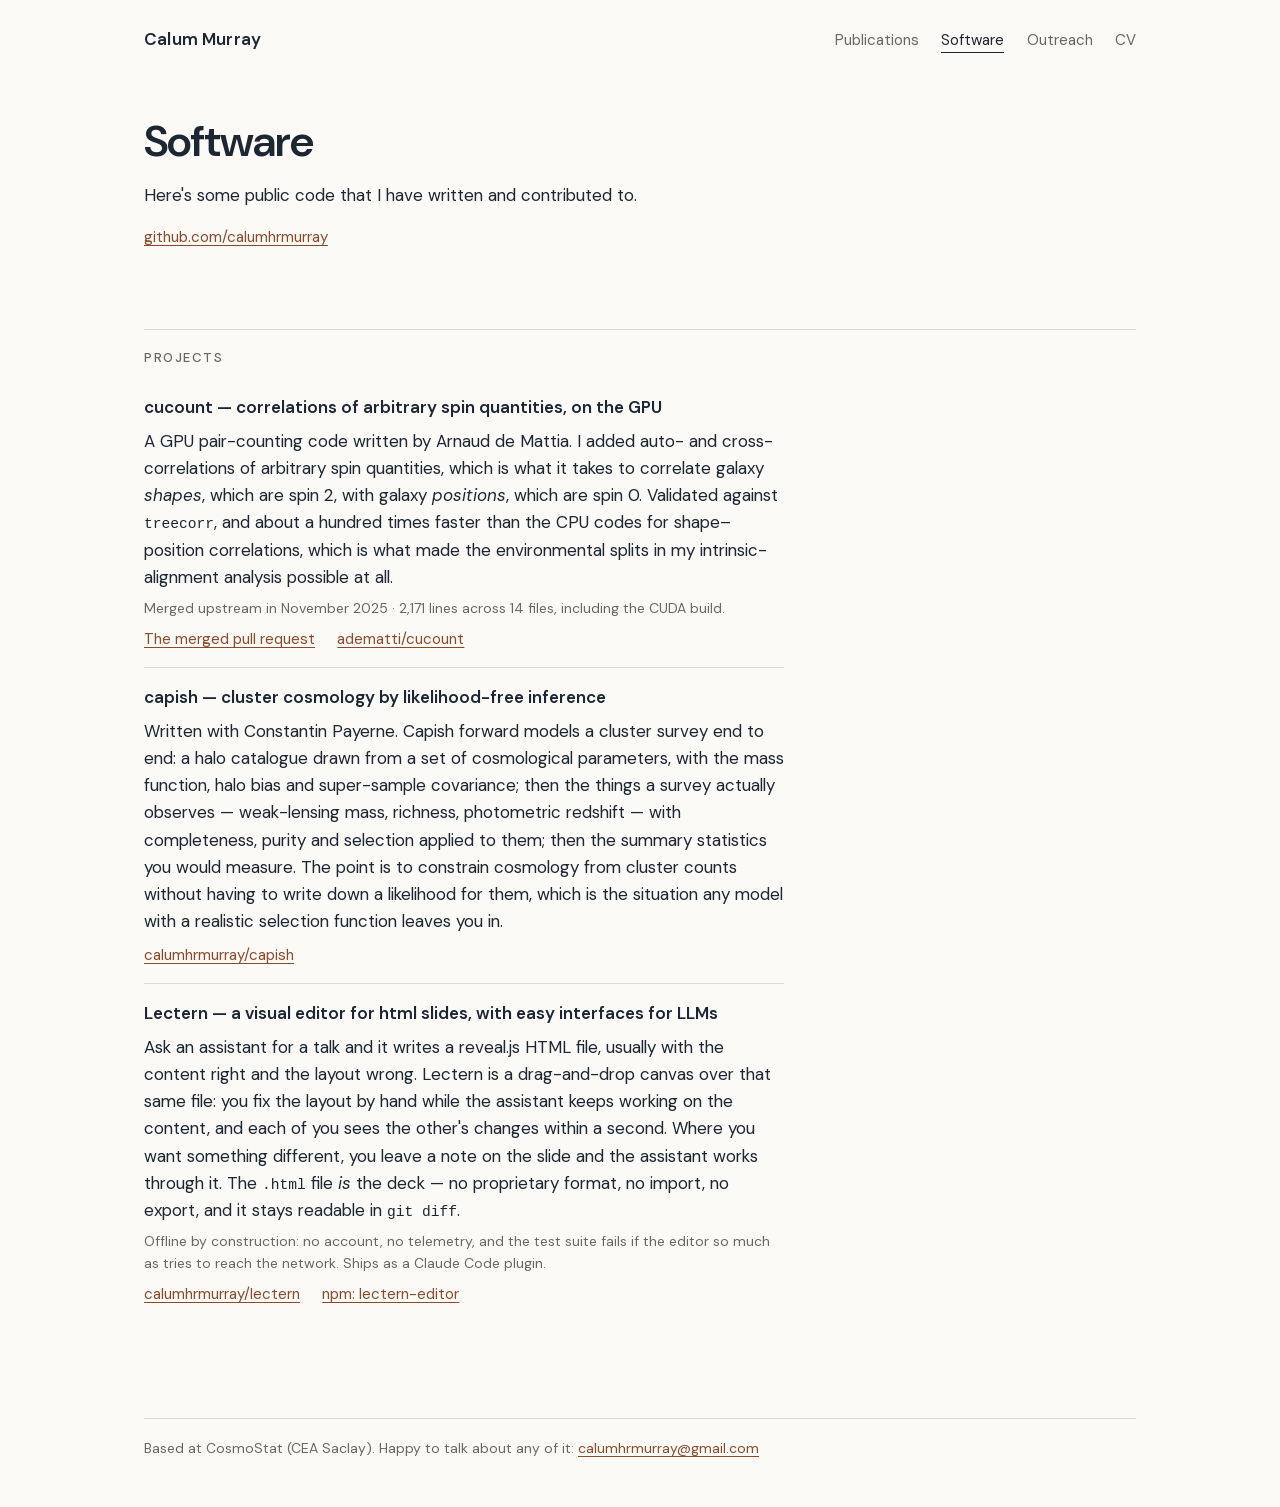
<file: software.html>
<!DOCTYPE html>
<html lang="en">
<head>
  <meta charset="UTF-8" />
  <meta name="viewport" content="width=device-width, initial-scale=1.0" />
  <title>Calum Murray | Software</title>
  <meta
    name="description"
    content="Open-source software by Calum Murray: GPU correlations of arbitrary spin quantities in cucount, cluster cosmology by likelihood-free inference in capish, and Lectern, a visual editor for slide decks written by AI assistants."
  />
  <meta name="author" content="Calum Murray" />
  <meta name="robots" content="index, follow" />
  <link rel="canonical" href="https://calumhrmurray.github.io/software.html" />
  <link rel="icon" href="favicon.svg" type="image/svg+xml" />
  <meta property="og:type" content="website" />
  <meta property="og:site_name" content="Calum Murray" />
  <meta property="og:title" content="Calum Murray | Software" />
  <meta
    property="og:description"
    content="GPU correlations of arbitrary spin quantities, cluster cosmology by likelihood-free inference, and a visual editor for AI-written slide decks."
  />
  <meta property="og:url" content="https://calumhrmurray.github.io/software.html" />
  <meta name="twitter:card" content="summary" />
  <meta name="twitter:title" content="Calum Murray | Software" />
  <meta
    name="twitter:description"
    content="GPU correlations of arbitrary spin quantities, cluster cosmology by likelihood-free inference, and a visual editor for AI-written slide decks."
  />
  <link rel="stylesheet" href="styles.css" />
</head>
<body>
  <header class="top">
    <a class="name" href="index.html">Calum Murray</a>
    <nav aria-label="Site">
      <a href="publications.html">Publications</a>
      <a href="software.html" aria-current="page">Software</a>
      <a href="outreach.html">Outreach</a>
      <a href="cv.pdf">CV</a>
    </nav>
  </header>

  <main class="page">
    <h1>Software</h1>
    <p>Here's some public code that I have written and contributed to.</p>
    <p class="links"><a href="https://github.com/calumhrmurray">github.com/calumhrmurray</a></p>

    <h2 id="projects">Projects</h2>
    <ul class="entries">
        <li>
          <strong>cucount — correlations of arbitrary spin quantities, on the GPU</strong>
          <p>A GPU pair-counting code written by Arnaud de Mattia. I added auto- and cross-correlations of arbitrary spin quantities, which is what it takes to correlate galaxy <em>shapes</em>, which are spin 2, with galaxy <em>positions</em>, which are spin 0. Validated against <code>treecorr</code>, and about a hundred times faster than the CPU codes for shape&ndash;position correlations, which is what made the environmental splits in my intrinsic-alignment analysis possible at all.</p>
          <p class="small">Merged upstream in November 2025 &middot; 2,171 lines across 14 files, including the CUDA build.</p>
          <p class="links">
            <a href="https://github.com/adematti/cucount/pull/1">The merged pull request</a>
            <a href="https://github.com/adematti/cucount">adematti/cucount</a>
          </p>
        </li>
        <li>
          <strong>capish — cluster cosmology by likelihood-free inference</strong>
          <p>Written with Constantin Payerne. Capish forward models a cluster survey end to end: a halo catalogue drawn from a set of cosmological parameters, with the mass function, halo bias and super-sample covariance; then the things a survey actually observes &mdash; weak-lensing mass, richness, photometric redshift &mdash; with completeness, purity and selection applied to them; then the summary statistics you would measure. The point is to constrain cosmology from cluster counts without having to write down a likelihood for them, which is the situation any model with a realistic selection function leaves you in.</p>
          <p class="links">
            <a href="https://github.com/calumhrmurray/capish">calumhrmurray/capish</a>
          </p>
        </li>
        <li>
          <strong>Lectern — a visual editor for html slides, with easy interfaces for LLMs</strong>
          <p>Ask an assistant for a talk and it writes a reveal.js HTML file, usually with the content right and the layout wrong. Lectern is a drag-and-drop canvas over that same file: you fix the layout by hand while the assistant keeps working on the content, and each of you sees the other's changes within a second. Where you want something different, you leave a note on the slide and the assistant works through it. The <code>.html</code> file <em>is</em> the deck &mdash; no proprietary format, no import, no export, and it stays readable in <code>git diff</code>.</p>
          <p class="small">Offline by construction: no account, no telemetry, and the test suite fails if the editor so much as tries to reach the network. Ships as a Claude Code plugin.</p>
          <p class="links">
            <a href="https://github.com/calumhrmurray/lectern">calumhrmurray/lectern</a>
            <a href="https://www.npmjs.com/package/lectern-editor">npm: lectern-editor</a>
          </p>
        </li>
    </ul>
  </main>

  <footer>
    <p>Based at CosmoStat (CEA Saclay). Happy to talk about any of it: <a href="mailto:calumhrmurray@gmail.com">calumhrmurray@gmail.com</a></p>
  </footer>

  <div id="lb" hidden role="dialog" aria-modal="true" aria-label="Enlarged figure"><button aria-label="Close">×</button><p></p></div>
  <script src="site.js"></script>
</body>
</html>
</file>
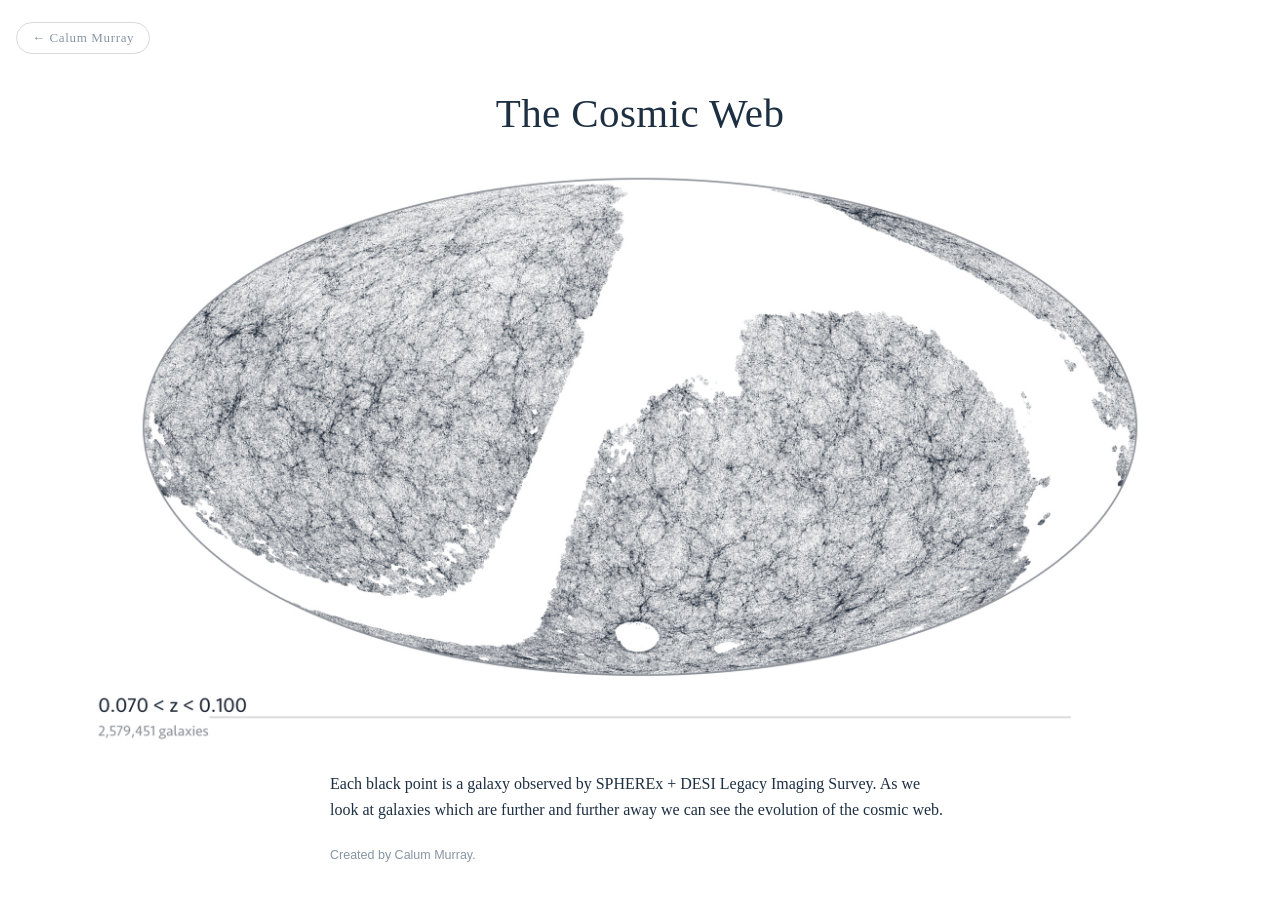
<file: spherex-sky.html>
<!DOCTYPE html>
<html lang="en">
<head>
<meta charset="UTF-8" />
<meta name="viewport" content="width=device-width, initial-scale=1.0" />
<title>The Cosmic Web | Calum Murray</title>
<!-- Unlisted: linked from an application figure caption, not from the nav or the sitemap. -->
<meta name="robots" content="noindex, nofollow" />
<meta name="author" content="Calum Murray" />
<link rel="icon" href="favicon.svg" type="image/svg+xml" />
<style>
  /* The palette of the application's figures (figures/style.py), so the movie reads as the
     figure it animates. White outside the ellipse matches the frames' own background. */
  :root {
    --ink: #1d2f42;
    --wind: #2e5c88;
    --quiet: #8795a3;
    --line: rgba(29, 47, 66, 0.18);
  }

  * { box-sizing: border-box; }

  body {
    margin: 0;
    min-height: 100vh;
    background: #ffffff;
    color: var(--ink);
    font-family: "Palatino", "Palatino Linotype", "Book Antiqua", Georgia, serif;
    display: flex;
    flex-direction: column;
    align-items: center;
    padding: 0 16px 56px;
  }

  .home {
    align-self: flex-start;
    margin: 22px 0 0;
    color: var(--quiet);
    text-decoration: none;
    border: 1px solid var(--line);
    border-radius: 999px;
    padding: 7px 15px;
    font-size: 13px;
    letter-spacing: 0.05em;
    transition: color 0.2s, border-color 0.2s;
  }

  .home:hover { color: var(--wind); border-color: var(--wind); }

  main {
    width: 100%;
    max-width: 1100px;
    text-align: center;
    margin-top: 34px;
  }

  h1 {
    margin: 0 auto;
    font-weight: 400;
    font-size: clamp(27px, 4.6vw, 41px);
    line-height: 1.22;
    letter-spacing: 0.01em;
  }

  /* the film is in greys, so that compression can't mottle its colour; this puts the ink back */
  .ink { position: relative; background: #fff; isolation: isolate; margin: 28px auto 20px; }
  .ink::after { content: ""; position: absolute; inset: 0; background: #16202e; mix-blend-mode: screen; pointer-events: none; }

  .sky {
    display: block;
    width: 100%;
    height: auto;
    aspect-ratio: 2256 / 1200;
    cursor: pointer;
  }

  .caption {
    margin: 0 auto;
    max-width: 620px;
    font-size: 16px;
    line-height: 1.62;
    text-align: left;
  }

  .credit {
    margin: 22px auto 0;
    max-width: 620px;
    font-size: 12.5px;
    line-height: 1.6;
    color: var(--quiet);
    text-align: left;
    font-family: "Seravek", "Gill Sans", "Helvetica Neue", Helvetica, Arial, sans-serif;
  }
</style>
</head>
<body>
<a class="home" href="index.html">&#8592; Calum Murray</a>

<main>
  <h1>The Cosmic Web</h1>

  <div class="ink"><video class="sky" id="sky" autoplay muted loop playsinline preload="auto"
         poster="assets/spherex/allsky_redshift_loop_poster.jpg"
         aria-label="A Mollweide map of the whole sky, filled with galaxies from the SPHEREx catalogue. As redshift increases from 0.07 to 0.25 and back, the pattern of filaments and voids drifts and changes.">
    <source src="assets/spherex/allsky_redshift_loop.mp4" type="video/mp4" />
    <img src="assets/spherex/allsky_redshift_loop_poster.jpg" alt="The all-sky SPHEREx catalogue between redshifts 0.07 and 0.10: 2,579,451 galaxies tracing filaments and voids." />
  </video></div>

  <p class="caption">Each black point is a galaxy observed by SPHEREx&nbsp;+&nbsp;DESI Legacy Imaging
  Survey. As we look at galaxies which are further and further away we can see the evolution
  of the cosmic web.</p>

  <p class="credit">Created by Calum Murray.</p>
</main>
<script>
  const sky = document.getElementById("sky");
  // No native controls: they would sit over the redshift label in the frame's corner.
  sky.addEventListener("click", () => { sky.paused ? sky.play() : sky.pause(); });
</script>
</body>
</html>
</file>
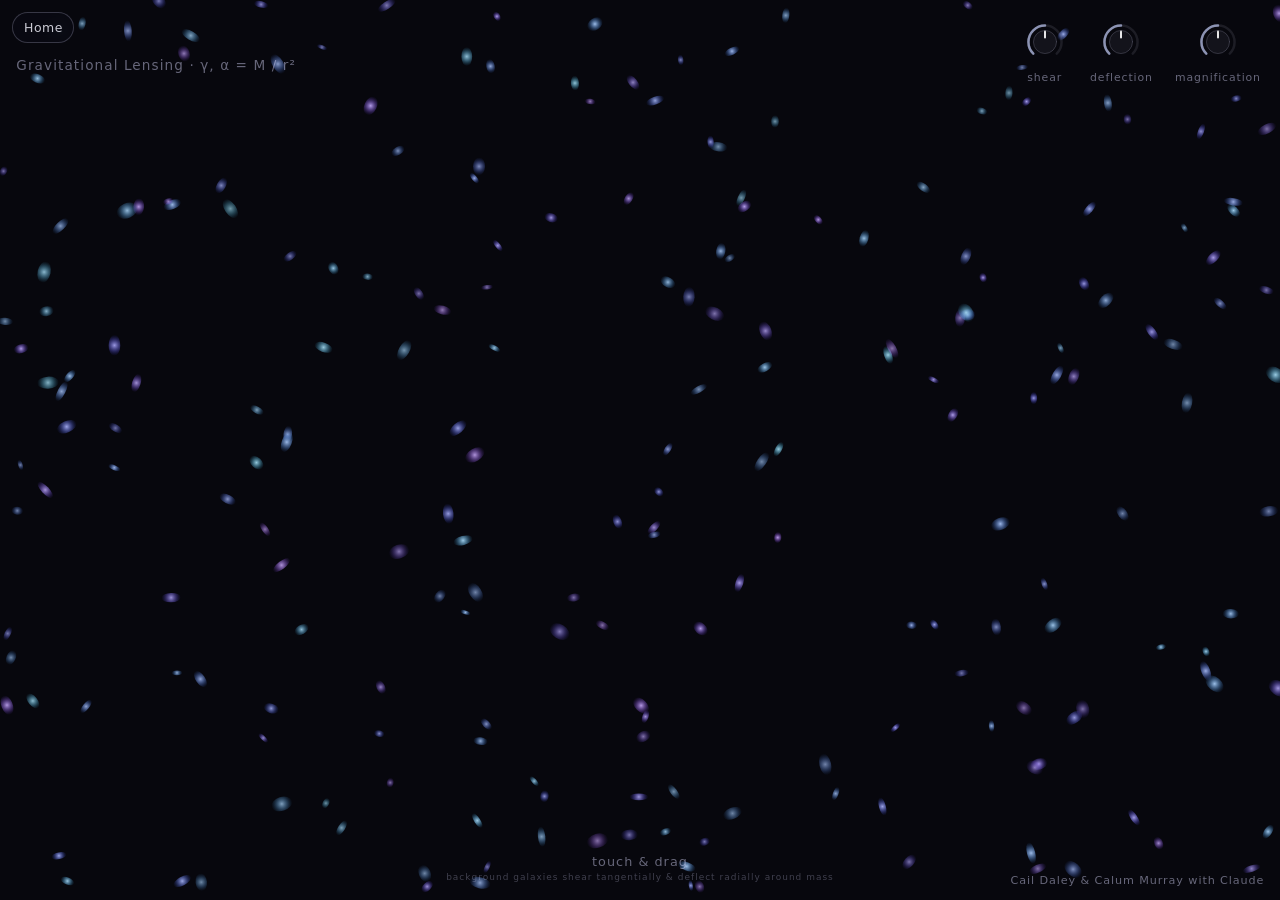
<file: weak_lens.html>
<!DOCTYPE html>
<html lang="en">
<head>
<meta charset="utf-8">
<meta name="viewport" content="width=device-width, initial-scale=1.0, viewport-fit=cover">
<title>Gravitational Lensing | Calum Murray</title>
<meta name="description" content="Interactive gravitational lensing visualization by Calum Murray showing shear, deflection and magnification around a mass." />
<meta name="author" content="Calum Murray" />
<meta name="robots" content="index, follow" />
<link rel="canonical" href="https://calumhrmurray.github.io/weak_lens.html" />
<link rel="icon" href="favicon.svg" type="image/svg+xml" />
<meta property="og:type" content="website" />
<meta property="og:site_name" content="Calum Murray" />
<meta property="og:title" content="Gravitational Lensing | Calum Murray" />
<meta property="og:description" content="Interactive gravitational lensing visualization showing shear, deflection and magnification around a mass." />
<meta property="og:url" content="https://calumhrmurray.github.io/weak_lens.html" />
<meta name="twitter:card" content="summary" />
<meta name="twitter:title" content="Gravitational Lensing | Calum Murray" />
<meta name="twitter:description" content="Interactive gravitational lensing visualization showing shear, deflection and magnification around a mass." />
<style>
  html, body {
    margin: 0; padding: 0; height: 100%;
    background: #07070d;
    overflow: hidden;
    touch-action: none;
    -webkit-user-select: none; user-select: none;
    font-family: -apple-system, BlinkMacSystemFont, "SF Pro", system-ui, sans-serif;
  }
  canvas { display: block; }
  .home-link {
    position: fixed;
    top: 1em;
    left: 1em;
    z-index: 2;
    color: rgba(245, 245, 255, 0.82);
    text-decoration: none;
    border: 1px solid rgba(220, 220, 255, 0.22);
    border-radius: 999px;
    padding: 0.55em 0.85em;
    background: rgba(12, 12, 22, 0.58);
    backdrop-filter: blur(8px);
    letter-spacing: 0.04em;
    font-size: 0.78em;
  }
  .home-link:hover,
  .home-link:focus {
    color: rgba(255, 255, 255, 0.96);
    border-color: rgba(220, 220, 255, 0.46);
    outline: none;
  }
  .label {
    position: fixed;
    color: rgba(220, 220, 255, 0.45);
    pointer-events: none;
    letter-spacing: 0.08em;
  }
  .title { top: 4.2em; left: 1.2em; font-size: 0.85em; }
  .hint { bottom: 1.4em; left: 0; right: 0; text-align: center; font-size: 0.8em; }
  .credits { bottom: 1.2em; right: 1.4em; font-size: 0.7em; text-align: right; }
  .sub { font-size: 0.7em; opacity: 0.6; margin-top: 0.3em; }
  .controls {
    position: fixed;
    top: 1.2em;
    right: 1.2em;
    display: flex;
    gap: 1.4em;
  }
  .dial-wrap {
    display: flex;
    flex-direction: column;
    align-items: center;
    gap: 0.35em;
  }
  .dial-canvas { cursor: ns-resize; touch-action: none; }
  .dial-label {
    font-size: 0.68em;
    color: rgba(220, 220, 255, 0.45);
    letter-spacing: 0.08em;
  }
</style>
</head>
<body>
<canvas id="c"></canvas>
<a class="home-link" href="index.html">Home</a>
<div class="label title">Gravitational Lensing · γ, α = M / r²</div>
<div class="label hint">
  touch &amp; drag
  <div class="sub">background galaxies shear tangentially &amp; deflect radially around mass</div>
</div>
<div class="label credits">Cail Daley &amp; Calum Murray with Claude</div>
<div class="controls">
  <div class="dial-wrap">
    <canvas class="dial-canvas" id="dial-shear"></canvas>
    <span class="dial-label">shear</span>
  </div>
  <div class="dial-wrap">
    <canvas class="dial-canvas" id="dial-deflect"></canvas>
    <span class="dial-label">deflection</span>
  </div>
  <div class="dial-wrap">
    <canvas class="dial-canvas" id="dial-magnify"></canvas>
    <span class="dial-label">magnification</span>
  </div>
</div>
<script>
const c = document.getElementById('c');
const ctx = c.getContext('2d');
let W = 0, H = 0, DPR = 1;

function resize() {
  DPR = window.devicePixelRatio || 1;
  W = innerWidth; H = innerHeight;
  c.width = W * DPR; c.height = H * DPR;
  c.style.width = W + 'px'; c.style.height = H + 'px';
  ctx.setTransform(DPR, 0, 0, DPR, 0, 0);
  placeGalaxies();
}

const N = 220;
let galaxies = [];

function placeGalaxies() {
  galaxies = [];
  for (let i = 0; i < N; i++) {
    galaxies.push({
      x: Math.random() * W,
      y: Math.random() * H,
      a: 5 + Math.random() * 6,
      e0: 0.3 + Math.random() * 0.35,         // intrinsic ellipticity
      theta0: Math.random() * Math.PI,        // intrinsic orientation
      hue: 195 + Math.random() * 70,          // blue → violet → soft rose
      vx: (Math.random() - 0.5) * 0.05,
      vy: (Math.random() - 0.5) * 0.05,
      phase: Math.random() * Math.PI * 2,     // for subtle twinkle
    });
  }
}

let mass = null;             // active touch
let ghost = null;            // fading after release
function setMass(x, y) { mass = { x, y }; ghost = null; }
function releaseMass() {
  if (mass) ghost = { x: mass.x, y: mass.y, life: 1.0 };
  mass = null;
}

c.addEventListener('pointerdown', e => setMass(e.clientX, e.clientY));
c.addEventListener('pointermove', e => {
  if (mass !== null) setMass(e.clientX, e.clientY);
});
c.addEventListener('pointerup', releaseMass);
c.addEventListener('pointercancel', releaseMass);
c.addEventListener('pointerleave', releaseMass);

const M_STRENGTH = 9000;        // shear strength
const DEFLECT_STRENGTH = 18000; // deflection strength (apparent position shift)

// Dial values: 0 = off, 1 = nominal strength, 2 = double
const dialValues = { shear: 1, deflect: 1, magnify: 1 };

const DIAL_START = 3 * Math.PI / 4;  // 7:30 o'clock in canvas coords
const DIAL_SWEEP = 3 * Math.PI / 2;  // 270° total sweep

function drawDialCanvas(canvas, value) {
  const dpr = window.devicePixelRatio || 1;
  const size = 46;
  canvas.width = size * dpr;
  canvas.height = size * dpr;
  canvas.style.width = size + 'px';
  canvas.style.height = size + 'px';
  const dc = canvas.getContext('2d');
  dc.setTransform(dpr, 0, 0, dpr, 0, 0);

  const cx = size / 2, cy = size / 2, r = size * 0.36;
  const currentAngle = DIAL_START + (value / 2) * DIAL_SWEEP;

  // Track arc (full range, dim)
  dc.beginPath();
  dc.arc(cx, cy, r, DIAL_START, DIAL_START + DIAL_SWEEP);
  dc.strokeStyle = 'rgba(220,220,255,0.1)';
  dc.lineWidth = 2.5; dc.lineCap = 'round';
  dc.stroke();

  // Filled arc (0 → current value)
  if (value > 0.01) {
    dc.beginPath();
    dc.arc(cx, cy, r, DIAL_START, currentAngle);
    dc.strokeStyle = 'rgba(200,210,255,0.65)';
    dc.lineWidth = 2.5; dc.lineCap = 'round';
    dc.stroke();
  }

  // Knob body
  dc.beginPath();
  dc.arc(cx, cy, r - 5, 0, Math.PI * 2);
  dc.fillStyle = 'rgba(220,220,255,0.06)';
  dc.fill();
  dc.strokeStyle = 'rgba(220,220,255,0.18)';
  dc.lineWidth = 1; dc.stroke();

  // Indicator tick
  const i1 = r - 12, i2 = r - 6;
  dc.beginPath();
  dc.moveTo(cx + i1 * Math.cos(currentAngle), cy + i1 * Math.sin(currentAngle));
  dc.lineTo(cx + i2 * Math.cos(currentAngle), cy + i2 * Math.sin(currentAngle));
  dc.strokeStyle = 'rgba(255,255,255,0.9)';
  dc.lineWidth = 2; dc.lineCap = 'round';
  dc.stroke();
}

function setupDials() {
  for (const name of ['shear', 'deflect', 'magnify']) {
    const canvas = document.getElementById('dial-' + name);
    drawDialCanvas(canvas, dialValues[name]);

    let startY, startVal;
    canvas.addEventListener('pointerdown', e => {
      startY = e.clientY; startVal = dialValues[name];
      canvas.setPointerCapture(e.pointerId);
      e.preventDefault();
    });
    canvas.addEventListener('pointermove', e => {
      if (startY === undefined) return;
      dialValues[name] = Math.max(0, Math.min(2, startVal + (startY - e.clientY) / 120));
      drawDialCanvas(canvas, dialValues[name]);
      e.preventDefault();
    });
    canvas.addEventListener('pointerup', () => { startY = undefined; });
  }
}
setupDials();

function draw(t) {
  ctx.fillStyle = '#07070d';
  ctx.fillRect(0, 0, W, H);

  const lens = mass || (ghost && ghost.life > 0 ? ghost : null);

  for (const g of galaxies) {
    // drift
    g.x += g.vx; g.y += g.vy;
    if (g.x < -10) g.x = W + 10; else if (g.x > W + 10) g.x = -10;
    if (g.y < -10) g.y = H + 10; else if (g.y > H + 10) g.y = -10;

    let theta = g.theta0;
    let e = g.e0;
    let mag = 1.0;
    let drawX = g.x;
    let drawY = g.y;

    if (lens) {
      const dx = g.x - lens.x;
      const dy = g.y - lens.y;
      const r2 = dx*dx + dy*dy + 600;       // softening core
      const phi = Math.atan2(dy, dx);
      const baseShear = M_STRENGTH / r2;

      if (dialValues.shear > 0) {
        const w = Math.min(1, baseShear * dialValues.shear);
        const tang = phi + Math.PI / 2;
        const ix = g.e0 * Math.cos(2 * g.theta0);
        const iy = g.e0 * Math.sin(2 * g.theta0);
        const sx = w * Math.cos(2 * tang);
        const sy = w * Math.sin(2 * tang);
        const ex = ix + sx; const ey = iy + sy;
        e = Math.min(0.92, Math.sqrt(ex*ex + ey*ey));
        theta = 0.5 * Math.atan2(ey, ex);
      }

      if (dialValues.magnify > 0) {
        const kappa = Math.min(0.65, baseShear * 0.8 * dialValues.magnify);
        mag = Math.min(3.0, 1 / Math.max(0.1, (1 - kappa) * (1 - kappa)));
      }

      if (dialValues.deflect > 0) {
        drawX = g.x + DEFLECT_STRENGTH * dialValues.deflect * dx / r2;
        drawY = g.y + DEFLECT_STRENGTH * dialValues.deflect * dy / r2;
      }
    }

    const a = g.a * mag;
    const b = a * (1 - e);

    const tw = 0.85 + 0.15 * Math.sin(t * 0.001 + g.phase);

    ctx.save();
    ctx.translate(drawX, drawY);
    ctx.rotate(theta);
    const grad = ctx.createRadialGradient(0, 0, 0, 0, 0, a);
    grad.addColorStop(0, `hsla(${g.hue}, 75%, 80%, ${0.95 * tw})`);
    grad.addColorStop(0.6, `hsla(${g.hue}, 65%, 60%, ${0.35 * tw})`);
    grad.addColorStop(1, `hsla(${g.hue}, 60%, 40%, 0)`);
    ctx.fillStyle = grad;
    ctx.beginPath();
    ctx.ellipse(0, 0, a, b, 0, 0, Math.PI * 2);
    ctx.fill();
    ctx.restore();
  }

  // draw lens marker
  if (lens) {
    const alpha = mass ? 0.55 : 0.55 * ghost.life;
    const grad = ctx.createRadialGradient(lens.x, lens.y, 0, lens.x, lens.y, 40);
    grad.addColorStop(0, `rgba(255, 235, 200, ${alpha})`);
    grad.addColorStop(0.4, `rgba(255, 200, 150, ${alpha * 0.4})`);
    grad.addColorStop(1, 'rgba(255, 200, 150, 0)');
    ctx.fillStyle = grad;
    ctx.beginPath();
    ctx.arc(lens.x, lens.y, 40, 0, Math.PI * 2);
    ctx.fill();

    // tiny dot in the center
    ctx.fillStyle = `rgba(255, 250, 230, ${alpha})`;
    ctx.beginPath();
    ctx.arc(lens.x, lens.y, 2.2, 0, Math.PI * 2);
    ctx.fill();
  }

  if (ghost) {
    ghost.life -= 0.025;
    if (ghost.life <= 0) ghost = null;
  }

  requestAnimationFrame(draw);
}

window.addEventListener('resize', resize);
resize();
requestAnimationFrame(draw);
</script>
</body>
</html>
</file>
<file: styles.css>
/* Ink on off-white paper. The films are on white and multiplied onto the page, so they take its colour
   whatever it is: change --paper and nothing else. */
@font-face { font-family: "DM Sans"; font-style: normal; font-weight: 400 700; font-display: swap; src: url(assets/fonts/dm-sans.woff2) format("woff2"); }
@font-face { font-family: "DM Sans"; font-style: italic; font-weight: 400 700; font-display: swap; src: url(assets/fonts/dm-sans-italic.woff2) format("woff2"); }
:root {
  --paper: #fbfaf7;
  --ink: #1d2733;
  --quiet: #6b675f;
  --accent: #8b4a2a;          /* the films' burnt sienna */
  --rule: rgba(29, 39, 51, 0.16);
  /* the two faces: change them here and nowhere else */
  --text: "DM Sans", -apple-system, BlinkMacSystemFont, "Helvetica Neue", Helvetica, Arial, sans-serif;
  --label: var(--text);
  --measure: 40rem;           /* the width of a column of text */
  --page: 68rem;
  --pad: clamp(1.25rem, 4vw, 3rem);
}

* { box-sizing: border-box; }

html { -webkit-text-size-adjust: 100%; }

body {
  margin: 0;
  background: var(--paper);
  color: var(--ink);
  font-family: var(--text);
  font-size: 1.0625rem;
  line-height: 1.6;
}

a { color: var(--accent); text-decoration-thickness: 1px; text-underline-offset: 0.18em; }
a:hover { color: var(--ink); }

/* one left edge for everything: the name, the headings, the text */
.page { max-width: var(--page); margin: 0 auto; padding: 0 var(--pad); }
.page > p, .page > ul, .page > ol, .page > dl, .page > h1, .text { max-width: var(--measure); }

/* ---- top line ---- */
.top {
  display: flex;
  flex-wrap: wrap;
  justify-content: space-between;
  align-items: baseline;
  gap: 0.3rem 1.5rem;
  max-width: var(--page);
  width: 100%;
  margin: 0 auto;
  padding: 1.6rem var(--pad) 0;
}
.top a { color: var(--ink); text-decoration: none; }
.top .name { font-size: 1.0625rem; font-weight: 600; letter-spacing: 0.01em; }
.top nav { display: flex; flex-wrap: wrap; gap: 0.2rem 1.4rem; font-family: var(--label); font-size: 0.9375rem; }
.top nav a { color: var(--quiet); border-bottom: 1px solid transparent; }
.top nav a:hover, .top nav a[aria-current="page"] { color: var(--ink); border-bottom-color: var(--ink); }

/* ---- the first screen: the film is the page, and a few words stand on it ---- */
.hero { position: relative; min-height: 100vh; min-height: 100svh; display: flex; flex-direction: column; overflow: hidden; }
.hero .top, .hero-body { position: relative; z-index: 1; }
.hero-body { flex: 1; display: flex; align-items: center; max-width: var(--page); width: 100%; margin: 0 auto; padding: 0 var(--pad) 3rem; pointer-events: none; }
.hero-body > div { max-width: 22rem; pointer-events: auto; }
.hero h1 { margin: 0 0 1rem; }
/* the film is 16:9 with the sphere at its centre: as tall as the screen, its centre set right of the words */
.hero figure { position: absolute; inset: 0; margin: 0; }
.hero figure > * {
  position: absolute; top: 50%; left: 64%; transform: translate(-50%, -50%);
  height: min(100%, 62vw); width: auto; max-width: none; aspect-ratio: 16 / 9;
}
@media (max-width: 1000px) {
  /* narrow: the film above, the words below it */
  .hero { min-height: 0; }
  .hero figure { position: relative; inset: auto; order: 1; height: 88vw; overflow: hidden; }
  .hero figure > * { left: 50%; height: 100%; }
  .hero-body { order: 2; padding-top: 0.5rem; }
  .hero-body > div { max-width: var(--measure); }
}

/* ---- headings ---- */
h1 {
  margin: 4rem 0 1rem;
  font-weight: 600;
  font-size: clamp(2rem, 4.6vw, 2.75rem);
  line-height: 1.12;
  letter-spacing: -0.02em;
  text-wrap: balance;
}
h2 {
  margin: 5rem 0 1.4rem;
  padding-top: 1.1rem;
  border-top: 1px solid var(--rule);
  font-family: var(--label);
  font-weight: 500;
  font-size: 0.8125rem;
  letter-spacing: 0.12em;
  text-transform: uppercase;
  color: var(--quiet);
}
h3 { margin: 2.4rem 0 0.6rem; font-weight: 600; font-size: 1.0625rem; line-height: 1.35; max-width: var(--measure); }
p { margin: 0 0 1rem; }
.lede { font-size: 1.1875rem; line-height: 1.5; }
.quiet { color: var(--quiet); }
.small { font-family: var(--label); font-size: 0.875rem; line-height: 1.55; color: var(--quiet); }
.links { display: flex; flex-wrap: wrap; gap: 0.25rem 1.4rem; font-family: var(--label); font-size: 0.9375rem; margin: 0 0 1rem; }
code { font-family: Menlo, Consolas, monospace; font-size: 0.86em; }

/* ---- figures and films ---- */
figure { margin: 2rem 0; }
figure img, figure video { display: block; width: 100%; height: auto; }
figcaption { margin-top: 0.7rem; max-width: var(--measure); font-family: var(--label); font-size: 0.875rem; line-height: 1.55; color: var(--quiet); }
/* a film on white paper, multiplied onto the page: white becomes the page, ink stays ink */
.onpaper video {
  mix-blend-mode: multiply;
  -webkit-mask-image: linear-gradient(to right, transparent, #000 4%, #000 96%, transparent), linear-gradient(to bottom, transparent, #000 4%, #000 96%, transparent);
  -webkit-mask-composite: source-in;
  mask-image: linear-gradient(to right, transparent, #000 4%, #000 96%, transparent), linear-gradient(to bottom, transparent, #000 4%, #000 96%, transparent);
  mask-composite: intersect;
}
/* the shells are drawn live, ink on a clear canvas; a shell under the pointer can be taken hold of and turned */
.hero figure > img { width: auto; }
.hero figure > [hidden] { display: none; }
.shells canvas { mix-blend-mode: multiply; cursor: grab; }
.shells canvas.held { cursor: grabbing; }
.shells img { mix-blend-mode: multiply; }
.onpaper.tight video { -webkit-mask-image: none; mask-image: none; }
/* the cosmic web film is in greys, so that compression can't mottle its colour; this puts the ink back */
.ink { position: relative; background: #fff; mix-blend-mode: multiply; }
.ink video { display: block; mix-blend-mode: normal; }
.ink::after { content: ""; position: absolute; inset: 0; background: #16202e; mix-blend-mode: screen; pointer-events: none; }
#lb .ink { mix-blend-mode: normal; isolation: isolate; max-width: 100%; }
/* the UNIONS globe is a disc on black: only the disc is shown */
.globe video { clip-path: circle(46.6% at 49.9% 49.9%); }

/* text beside a picture */
.beside { display: grid; grid-template-columns: minmax(0, var(--measure)) minmax(0, 24rem); justify-content: space-between; gap: 2.5rem; align-items: start; }
.beside figure { margin: 0.3rem 0 0; }
.pair { display: grid; grid-template-columns: minmax(0, 20rem) minmax(0, var(--measure)); gap: 2.5rem; align-items: center; }
.pair figure { margin: 0; }
.pair h3 { margin-top: 0; }
@media (max-width: 820px) {
  .beside { grid-template-columns: 1fr; gap: 1.8rem; }
  .pair { grid-template-columns: 1fr; gap: 1.2rem; }
  .pair figure { max-width: 22rem; }
}

/* ---- lists of things ---- */
.entries { list-style: none; margin: 0; padding: 0; }
.entries > li { padding: 1rem 0; border-top: 1px solid var(--rule); }
.entries > li:first-child { border-top: 0; padding-top: 0.2rem; }
.entries strong { font-weight: 600; }
.entries p { margin: 0.4rem 0 0; }
.entries .links { margin: 0.5rem 0 0; }
ol.refs { margin: 0; padding-left: 1.3rem; }
ol.refs li { padding: 0.3rem 0 0.3rem 0.2rem; }
dl.roles { margin: 1.5rem 0 0; display: grid; grid-template-columns: max-content 1fr; gap: 0.6rem 1.3rem; }
dl.roles dt { font-weight: 600; }
dl.roles dd { margin: 0; }

.posters { display: grid; grid-template-columns: repeat(auto-fill, minmax(11rem, 1fr)); gap: 1.6rem; margin: 1.6rem 0; }
.posters figure { margin: 0; }

footer { max-width: var(--page); margin: 6rem auto 0; padding: 0 var(--pad) 3rem; font-family: var(--label); font-size: 0.875rem; color: var(--quiet); }
footer p { border-top: 1px solid var(--rule); padding-top: 1.1rem; margin: 0; }

/* ---- a figure or film, opened large ---- */
figure img, figure video { cursor: zoom-in; }
figure video[controls] { cursor: auto; }
#lb {
  position: fixed; inset: 0; z-index: 50; background: rgba(10, 12, 16, 0.92);
  display: flex; flex-direction: column; align-items: center; justify-content: center; gap: 10px;
  padding: max(16px, env(safe-area-inset-top, 0px)) 16px 16px; cursor: zoom-out;
}
#lb[hidden] { display: none; }
#lb img, #lb video { max-width: 100%; max-height: 85vh; object-fit: contain; background: #fff; border-radius: 4px; }
#lb p { color: #dde3ec; max-width: 90ch; font-family: var(--label); font-size: 0.9rem; margin: 0; }
#lb button { position: absolute; top: max(10px, env(safe-area-inset-top, 0px)); right: 14px; font-size: 28px; background: none; border: 0; color: #fff; cursor: pointer; }

:focus-visible { outline: 2px solid var(--accent); outline-offset: 3px; }
</file>
